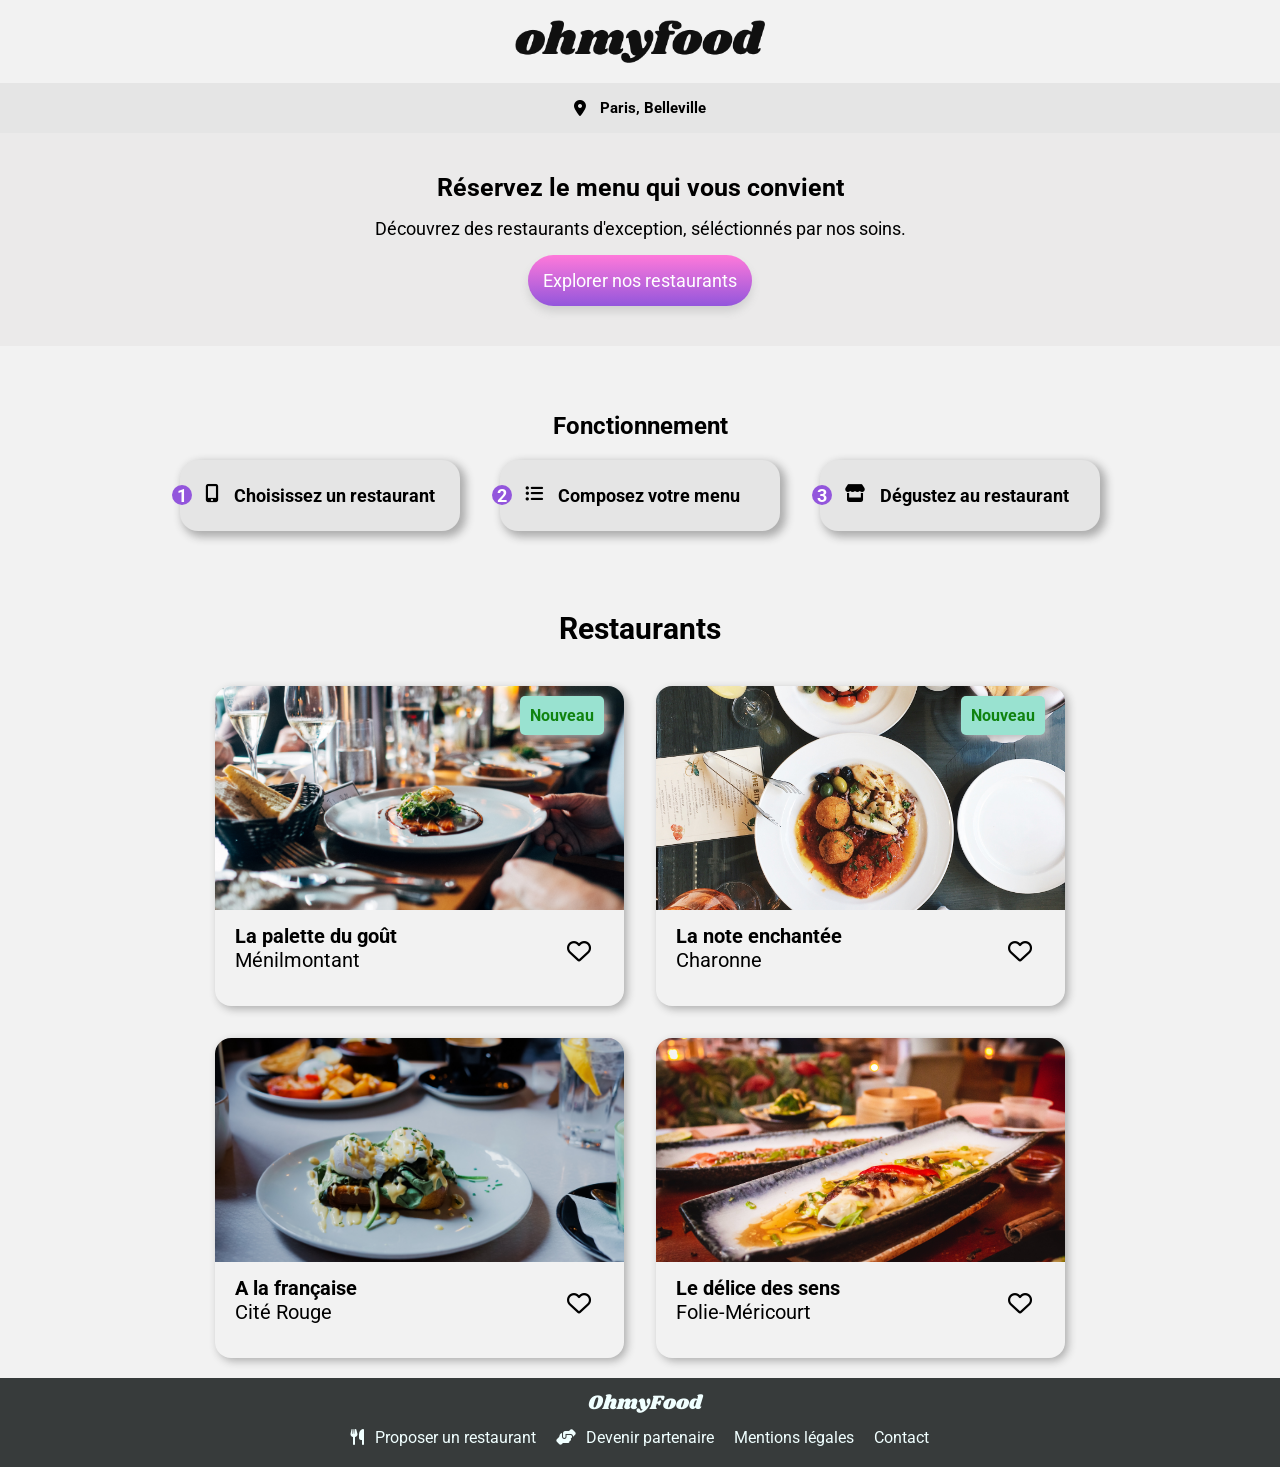
<file: index.html>
<!DOCTYPE html>
<html lang="fr">
  <head>
    <meta charset="UTF-8" />
    <meta http-equiv="X-UA-Compatible" content="IE=edge" />
    <meta name="viewport" content="width=device-width, initial-scale=1.0" />
    <link rel="stylesheet" href="public/css/style.css" />
    <link
      rel="stylesheet"
      href="https://cdnjs.cloudflare.com/ajax/libs/font-awesome/6.1.1/css/all.min.css"
      integrity="sha512-KfkfwYDsLkIlwQp6LFnl8zNdLGxu9YAA1QvwINks4PhcElQSvqcyVLLD9aMhXd13uQjoXtEKNosOWaZqXgel0g=="
      crossorigin="anonymous"
      referrerpolicy="no-referrer"
    />
    <link rel="apple-touch-icon" sizes="180x180" href="/public/images/favicon_io/apple-touch-icon.png" />
    <link rel="icon" type="image/png" sizes="32x32" href="/public/images/favicon_io/favicon-32x32.png" />
    <link rel="icon" type="image/png" sizes="16x16" href="/public/images/favicon_io/favicon-16x16.png" />
    <link rel="manifest" href="/site.webmanifest" />
    <title>OhmyFood!</title>
  </head>
  <body>
      <div class="loader">
        <div class="loaderIcon"></div>
      </div> 

    <header>
      <img src="./images/logo/ohmyfood.png" alt="logo"/>

      <div class="lieu">
        <i class="fa-solid fa-location-dot"></i>
        <p>Paris, Belleville</p>
      </div>
    </header>
    <main>
      <section id="etapes">
        <div class="reservation">
          <h1>Réservez le menu qui vous convient</h1>
          <p>
            Découvrez des restaurants d'exception, séléctionnés par nos soins.
          </p>
          <button class="button">Explorer nos restaurants</button>
        </div>

        <div class="fonctionnement">
          <h2 class="homeTitles">Fonctionnement</h2>
          <ul>
            <li>
              <i class="fa-solid fa-mobile-screen-button"></i> 
              <p>Choisissez un restaurant</p>
            </li>
            <li><i class="fa-solid fa-list-ul"></i>
              <p>Composez votre menu</p>
            </li>
            <li><i class="fa-solid fa-store"></i>
              <p>Dégustez au restaurant</p>
            </li>
          </ul>
        </div>
      </section>

      <section id="restaurants">
        <h2 class="homeTitles">Restaurants</h2>

        <nav>
          <a href="palette.html">
            <img
              src="/images/restaurants/jay-wennington.jpg"
              alt="La Palette du goût"
            />
            <span>Nouveau</span>
            <h2>La palette du goût</h2>
            <p>Ménilmontant</p>
            <i class="fa-regular fa-heart"></i>
          </a>
          <a href="enchante.html">
            <img
              src="/images/restaurants/stil.jpg"
              alt="La note enchantée"
            />
            <span>Nouveau</span>
            <h2>La note enchantée</h2>
            <p>Charonne</p>
            <i class="fa-regular fa-heart"></i>
          </a>
          <a href="francaise.html">
            <img
              src="/images/restaurants/toa-heftiba.jpg"
              alt="A la française"
            />
            <h2>A la française</h2>
            <p>Cité Rouge</p>
            <i class="fa-regular fa-heart"></i>
          </a>
          <a href="delice.html">
            <img
              src="/images/restaurants/louis-hansel-shotsoflouis.jpg"
              alt="Le delice des sens"
            />
            <h2>Le délice des sens</h2>
            <p>Folie-Méricourt</p>
            <i class="fa-regular fa-heart"></i>
          </a>
        </nav>
      </section>
    </main>

    <footer>
      <h2 class="omfFont">OhmyFood</h2>
      <ul>
        <li>
          <a href="#"
            ><i class="fa-solid fa-utensils footerIcons"></i>Proposer un restaurant</a
          >
        </li>
        <li>
          <a href="#"
            ><i class="fa-solid fa-handshake-angle footerIcons"></i>Devenir partenaire
          </a>
        </li>
        <li><a href="#">Mentions légales</a></li>
        <li><a href="mailto:ohmyfoodcontact@ohmyfood.com">Contact</a></li>
      </ul>
    </footer>
  </body>
</html>
</file>
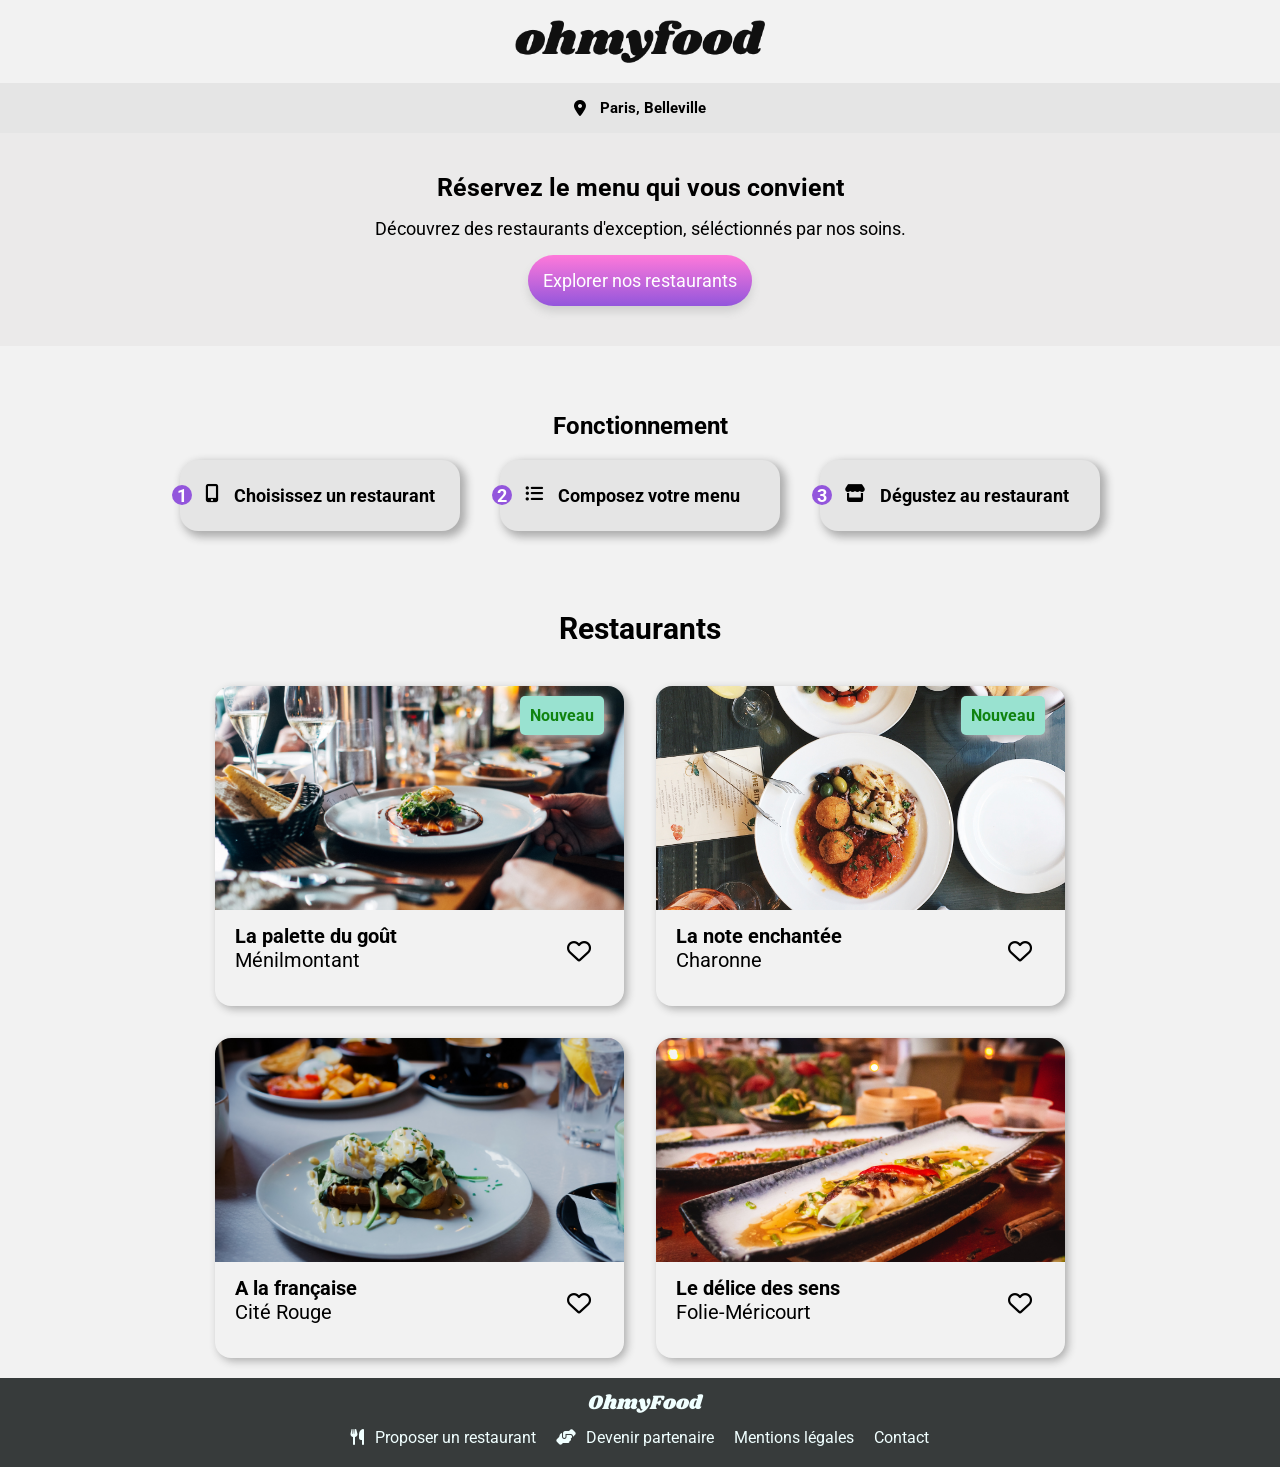
<file: html/index.html>
<!DOCTYPE html>
<html lang="fr">
  <head>
    <meta charset="UTF-8" />
    <meta http-equiv="X-UA-Compatible" content="IE=edge" />
    <meta name="viewport" content="width=device-width, initial-scale=1.0" />
    <link rel="stylesheet" href="../public/css/style.css" />
    <link
      rel="stylesheet"
      href="https://cdnjs.cloudflare.com/ajax/libs/font-awesome/6.1.1/css/all.min.css"
      integrity="sha512-KfkfwYDsLkIlwQp6LFnl8zNdLGxu9YAA1QvwINks4PhcElQSvqcyVLLD9aMhXd13uQjoXtEKNosOWaZqXgel0g=="
      crossorigin="anonymous"
      referrerpolicy="no-referrer"
    />
    <link rel="apple-touch-icon" sizes="180x180" href="/public/images/favicon_io/apple-touch-icon.png" />
    <link rel="icon" type="image/png" sizes="32x32" href="/public/images/favicon_io/favicon-32x32.png" />
    <link rel="icon" type="image/png" sizes="16x16" href="/public/images/favicon_io/favicon-16x16.png" />
    <link rel="manifest" href="/site.webmanifest" />
    <title>OhmyFood!</title>
  </head>
  <body>
      <div class="loader">
        <div class="loaderIcon"></div>
      </div> 

    <header>
      <img src="../images/logo/ohmyfood.png" alt="logo"/>

      <div class="lieu">
        <i class="fa-solid fa-location-dot"></i>
        <p>Paris, Belleville</p>
      </div>
    </header>
    <main>
      <section id="etapes">
        <div class="reservation">
          <h1>Réservez le menu qui vous convient</h1>
          <p>
            Découvrez des restaurants d'exception, séléctionnés par nos soins.
          </p>
          <button class="button">Explorer nos restaurants</button>
        </div>

        <div class="fonctionnement">
          <h2 class="homeTitles">Fonctionnement</h2>
          <ul>
            <li>
              <i class="fa-solid fa-mobile-screen-button"></i> 
              <p>Choisissez un restaurant</p>
            </li>
            <li><i class="fa-solid fa-list-ul"></i>
              <p>Composez votre menu</p>
            </li>
            <li><i class="fa-solid fa-store"></i>
              <p>Dégustez au restaurant</p>
            </li>
          </ul>
        </div>
      </section>

      <section id="restaurants">
        <h2 class="homeTitles">Restaurants</h2>

        <nav>
          <a href="palette.html">
            <img
              src="../images/restaurants/jay-wennington.jpg"
              alt="La Palette du goût"
            />
            <span>Nouveau</span>
            <h2>La palette du goût</h2>
            <p>Ménilmontant</p>
            <i class="fa-regular fa-heart"></i>
          </a>
          <a href="enchante.html">
            <img
              src="../images/restaurants/stil.jpg"
              alt="La note enchantée"
            />
            <span>Nouveau</span>
            <h2>La note enchantée</h2>
            <p>Charonne</p>
            <i class="fa-regular fa-heart"></i>
          </a>
          <a href="francaise.html">
            <img
              src="../images/restaurants/toa-heftiba.jpg"
              alt="A la française"
            />
            <h2>A la française</h2>
            <p>Cité Rouge</p>
            <i class="fa-regular fa-heart"></i>
          </a>
          <a href="delice.html">
            <img
              src="../images/restaurants/louis-hansel-shotsoflouis.jpg"
              alt="Le delice des sens"
            />
            <h2>Le délice des sens</h2>
            <p>Folie-Méricourt</p>
            <i class="fa-regular fa-heart"></i>
          </a>
        </nav>
      </section>
    </main>

    <footer>
      <h2 class="omfFont">OhmyFood</h2>
      <ul>
        <li>
          <a href="#"
            ><i class="fa-solid fa-utensils footerIcons"></i>Proposer un restaurant</a
          >
        </li>
        <li>
          <a href="#"
            ><i class="fa-solid fa-handshake-angle footerIcons"></i>Devenir partenaire
          </a>
        </li>
        <li><a href="#">Mentions légales</a></li>
        <li><a href="mailto:ohmyfoodcontact@ohmyfood.com">Contact</a></li>
      </ul>
    </footer>
  </body>
</html>
</file>
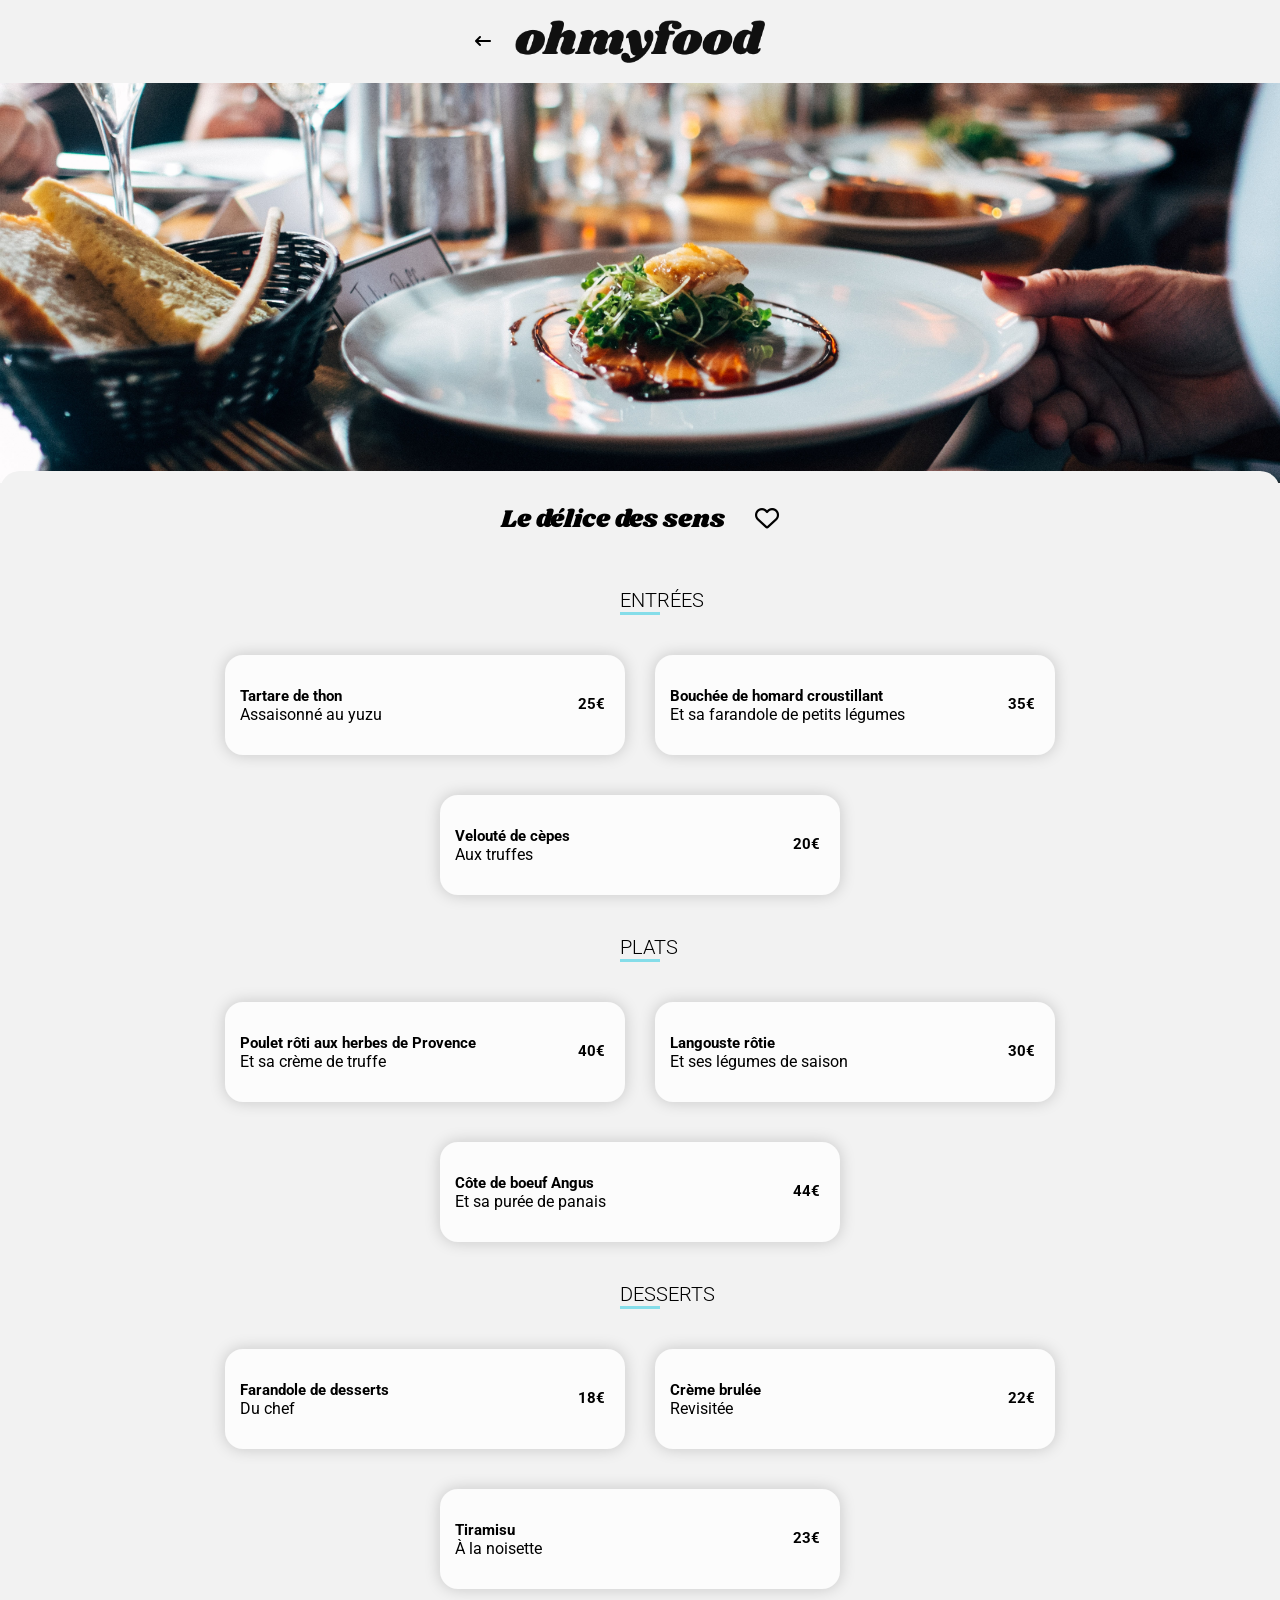
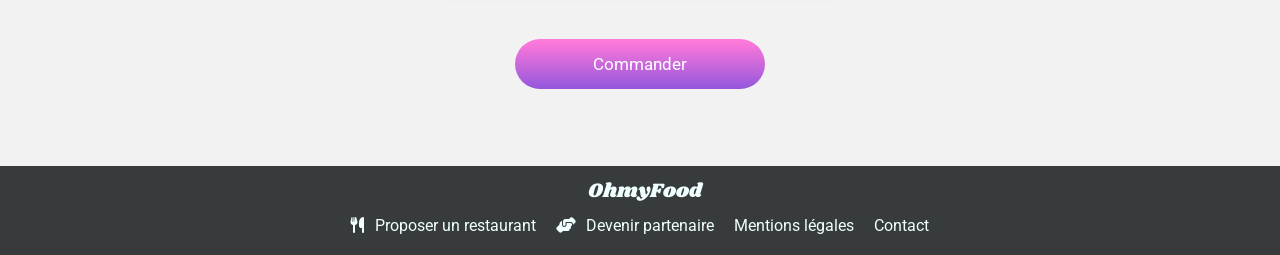
<file: delice.html>
<!DOCTYPE html>
<html lang="fr">
<head>
    <meta charset="UTF-8">
    <meta http-equiv="X-UA-Compatible" content="IE=edge">
    <meta name="viewport" content="width=device-width, initial-scale=1.0">
    <link rel="stylesheet" href="https://cdnjs.cloudflare.com/ajax/libs/font-awesome/6.1.1/css/all.min.css"
        integrity="sha512-KfkfwYDsLkIlwQp6LFnl8zNdLGxu9YAA1QvwINks4PhcElQSvqcyVLLD9aMhXd13uQjoXtEKNosOWaZqXgel0g=="
        crossorigin="anonymous" referrerpolicy="no-referrer" />
    <link rel="stylesheet" href="/public/css/style.css">
    <link rel="apple-touch-icon" sizes="180x180" href="/public/images/favicon_io/apple-touch-icon.png" />
    <link rel="icon" type="image/png" sizes="32x32" href="/images/favicon_io/favicon-32x32.png" />
    <link rel="icon" type="image/png" sizes="16x16" href="/images/favicon_io/favicon-16x16.png" />
    <link rel="manifest" href="/site.webmanifest" />
    <title>Le délice des sens</title>
</head>
<body>
    <header>
        <div class="headerRestaurants">
            <a href="index.html"><i class="fa-solid fa-arrow-left-long"></i></a>
                <img src="/images/logo/ohmyfood.png" alt="logo">
        </div>
    </header>

    <main>
        <img src="/images/restaurants/jay-wennington.jpg" alt="Jay Wennington">

        <div class="menu">
            <h1>Le délice des sens<i class="fa-regular fa-heart titleHeart"></i></h1>
            
             <h2 class="titreMenus">Entrées</h2>
            
                 <div class="menuList delay1">

                     <article class="menuDetail">
                         <div class="menuText">
                             <h3>Tartare de thon</h3>
                             <p>Assaisonné au yuzu</p>
                         </div>
                            <div class="price">25€</div>
                            <div class="check-box">
                                <i class="fas fa-check"></i>
                            </div>
                            
                     </article>

                     <article class="menuDetail">
                         <div class="menuText">
                             <h3>Bouchée de homard croustillant </h3>
                             <p>Et sa farandole de petits légumes</p>
                         
                         </div>
                            <div class="price">35€</div>
                            <div class="check-box">
                                <i class="fas fa-check"></i>
                            </div>
                     </article>

                     <article class="menuDetail">
                         <div class="menuText">
                             <h3>Velouté de cèpes </h3>
                             <p>Aux truffes</p>
                         </div>
                         <div class="price">20€</div>
                         <div class="check-box">
                            <i class="fas fa-check"></i>
                         </div>
                     </article>

                 </div>
        </div>
        
         <h2 class="titreMenus">Plats</h2>

            <div class="menuList delay2">

                     <article class="menuDetail">
                         <div class="menuText">
                             <h3>Poulet rôti aux herbes de Provence </h3>
                             <p>Et sa crème de truffe</p>
                         </div>
                            <div class="price">40€</div>
                            <div class="check-box">
                                <i class="fas fa-check"></i>
                            </div>
                     </article>

                     <article class="menuDetail">
                         <div class="menuText">
                             <h3>Langouste rôtie </h3>
                             <p>Et ses légumes de saison</p>
                         </div>
                            <div class="price">30€</div>
                            <div class="check-box">
                                <i class="fas fa-check"></i>
                            </div>
                     </article>

                     <article class="menuDetail">
                         <div class="menuText">
                             <h3>Côte de boeuf Angus </h3>
                             <p>Et sa purée de panais</p>
                         </div>
                         <div class="price">44€</div>
                         <div class="check-box">
                            <i class="fas fa-check"></i>
                         </div>
                     </article>
             </div>
    
         <h2 class="titreMenus">Desserts</h2>

         <div class="menuList delay3">

            <article class="menuDetail">
                <div class="menuText">
                    <h3>Farandole de desserts</h3>
                    <p>Du chef</p>
                </div>
                   <div class="price">18€</div>
                   <div class="check-box">
                    <i class="fas fa-check"></i>
                   </div>
            </article>

            <article class="menuDetail">
                <div class="menuText">
                    <h3>Crème brulée </h3>
                    <p>Revisitée</p>
                </div>
                   <div class="price">22€</div>
                   <div class="check-box">
                    <i class="fas fa-check"></i>
                   </div>
            </article>

            <article class="menuDetail">
                <div class="menuText">
                    <h3>Tiramisu </h3>
                    <p>À la noisette</p>
                </div>
                <div class="price">23€</div>
                <div class="check-box"><i class="fas fa-check"></i>
                </div>
            </article>
            
        </div>
        
        <div class="commandButton">
            <button class="command">Commander</button> 
        </div>
        
    </main>

    <footer>
        <h5 class="omfFont">OhmyFood</h5>
        <ul>
            <li><a href="#"><i class="fa-solid fa-utensils footerIcons"></i>Proposer un restaurant</a></li>
            <li><a href="#"><i class="fa-solid fa-handshake-angle footerIcons"></i>Devenir partenaire </a></li>
            <li><a href="#">Mentions légales</a></li>
            <li><a href="mailto:ohmyfoodcontact@ohmyfood.com"> Contact</a></li>
        </ul>
    </footer>  

</body>
</html>
</file>
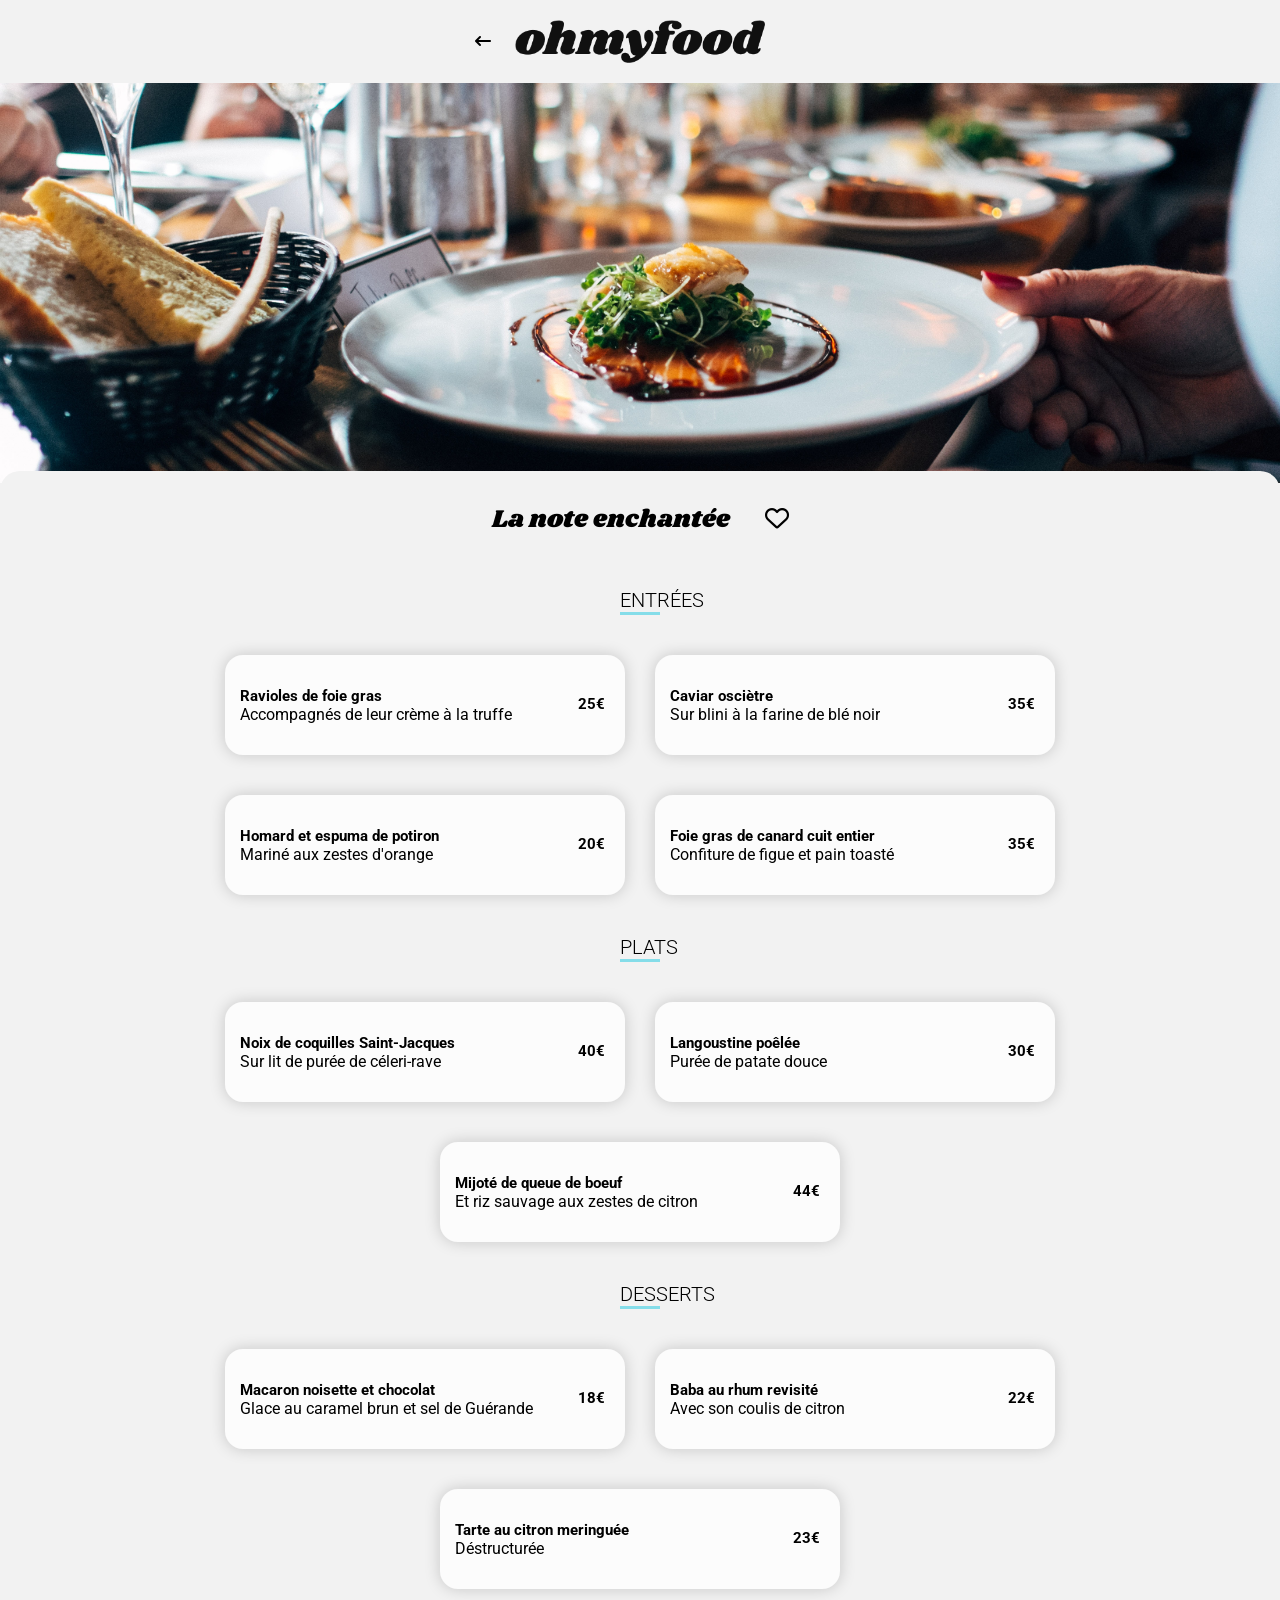
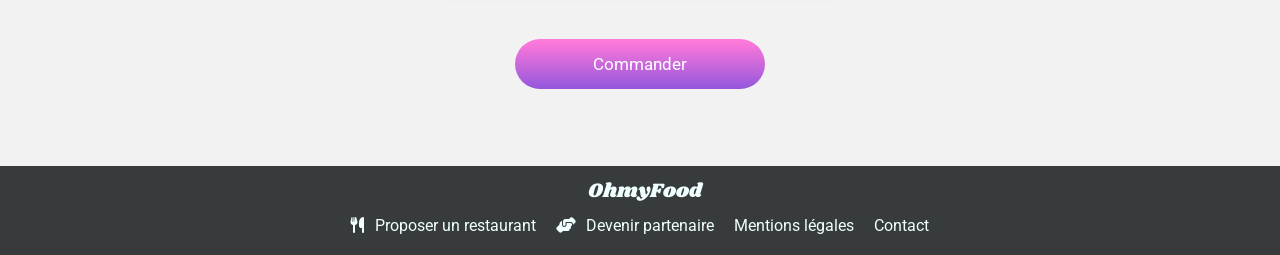
<file: enchante.html>
<!DOCTYPE html>
<html lang="fr">
<head>
    <meta charset="UTF-8">
    <meta http-equiv="X-UA-Compatible" content="IE=edge">
    <meta name="viewport" content="width=device-width, initial-scale=1.0">
    <link rel="stylesheet" href="https://cdnjs.cloudflare.com/ajax/libs/font-awesome/6.1.1/css/all.min.css"
        integrity="sha512-KfkfwYDsLkIlwQp6LFnl8zNdLGxu9YAA1QvwINks4PhcElQSvqcyVLLD9aMhXd13uQjoXtEKNosOWaZqXgel0g=="
        crossorigin="anonymous" referrerpolicy="no-referrer" />
    <link rel="stylesheet" href="/public/css/style.css">
    <link rel="apple-touch-icon" sizes="180x180" href="/images/favicon_io/apple-touch-icon.png" />
    <link rel="icon" type="image/png" sizes="32x32" href="/images/favicon_io/favicon-32x32.png" />
    <link rel="icon" type="image/png" sizes="16x16" href="/images/favicon_io/favicon-16x16.png" />
    <link rel="manifest" href="/site.webmanifest" />
    <title>La note enchantée</title>
</head>
<body>
    <header>
        <div class="headerRestaurants">
            <a href="index.html"><i class="fa-solid fa-arrow-left-long"></i></a>
                <img src="/images/logo/ohmyfood.png" alt="logo">
        </div>
    </header>

    <main>
        <img src="/images/restaurants/jay-wennington.jpg" alt="Jay Wennington">

        <div class="menu">
            <h1>La note enchantée <i class="fa-regular fa-heart titleHeart"></i></h1>
            
             <h2 class="titreMenus">Entrées</h2>
            
                 <div class="menuList delay1">

                     <article class="menuDetail">
                         <div class="menuText">
                             <h3>Ravioles de foie gras </h3>
                             <p>Accompagnés de leur crème à la truffe</p>
                         </div>
                            <div class="price">25€</div>
                            <div class="check-box">
                                <i class="fas fa-check"></i>
                            </div>
                            
                     </article>

                     <article class="menuDetail">
                         <div class="menuText">
                             <h3>Caviar osciètre</h3>
                             <p>Sur blini à la farine de blé noir</p>
                         
                         </div>
                            <div class="price">35€</div>
                            <div class="check-box">
                                <i class="fas fa-check"></i>
                            </div>
                     </article>

                     <article class="menuDetail">
                         <div class="menuText">
                             <h3>Homard et espuma de potiron</h3>
                             <p>Mariné aux zestes d'orange</p>
                         </div>
                         <div class="price">20€</div>
                         <div class="check-box">
                            <i class="fas fa-check"></i>
                         </div>
                     </article>

                     <article class="menuDetail">
                        <div class="menuText">
                            <h3>Foie gras de canard cuit entier</h3>
                            <p>Confiture de figue et pain toasté</p>
                        </div>
                        <div class="price">35€</div>
                        <div class="check-box">
                           <i class="fas fa-check"></i>
                        </div>
                    </article>

                 </div>
        </div>
        
         <h2 class="titreMenus">Plats</h2>
            <div class="menuList delay2">

                     <article class="menuDetail">
                         <div class="menuText">
                             <h3>Noix de coquilles Saint-Jacques</h3>
                             <p>Sur lit de purée de céleri-rave</p>
                         </div>
                            <div class="price">40€</div>
                            <div class="check-box">
                                <i class="fas fa-check"></i>
                            </div>
                     </article>

                     <article class="menuDetail">
                         <div class="menuText">
                             <h3>Langoustine poêlée</h3>
                             <p>Purée de patate douce</p>
                         </div>
                            <div class="price">30€</div>
                            <div class="check-box">
                                <i class="fas fa-check"></i>
                            </div>
                     </article>

                     <article class="menuDetail">
                         <div class="menuText">
                             <h3>Mijoté de queue de boeuf </h3>
                             <p>Et riz sauvage aux zestes de citron</p>
                         </div>
                         <div class="price">44€</div>
                         <div class="check-box">
                            <i class="fas fa-check"></i>
                         </div>
                     </article>
             </div>
    
         <h2 class="titreMenus">Desserts</h2>

         <div class="menuList delay3">

            <article class="menuDetail">
                <div class="menuText">
                    <h3>Macaron noisette et chocolat</h3>
                    <p>Glace au caramel brun et sel de Guérande</p>
                </div>
                   <div class="price">18€</div>
                   <div class="check-box">
                    <i class="fas fa-check"></i>
                   </div>
            </article>

            <article class="menuDetail">
                <div class="menuText">
                    <h3>Baba au rhum revisité </h3>
                    <p>Avec son coulis de citron</p>
                </div>
                   <div class="price">22€</div>
                   <div class="check-box">
                    <i class="fas fa-check"></i>
                   </div>
            </article>

            <article class="menuDetail">
                <div class="menuText">
                    <h3>Tarte au citron meringuée </h3>
                    <p>Déstructurée</p>
                </div>
                <div class="price">23€</div>
                <div class="check-box"><i class="fas fa-check"></i>
                </div>
            </article>
            
        </div>
        
        <div class="commandButton">
            <button class="command">Commander</button> 
        </div>
        
        
    </main>

    <footer>
        <h5 class="omfFont">OhmyFood</h5>
        <ul>
            <li><a href="#"><i class="fa-solid fa-utensils footerIcons"></i>Proposer un restaurant</a></li>
            <li><a href="#"><i class="fa-solid fa-handshake-angle footerIcons"></i>Devenir partenaire </a></li>
            <li><a href="#">Mentions légales</a></li>
            <li><a href="mailto:ohmyfoodcontact@ohmyfood.com"> Contact</a></li>
        </ul>
    </footer>  

</body>
</html>
</file>
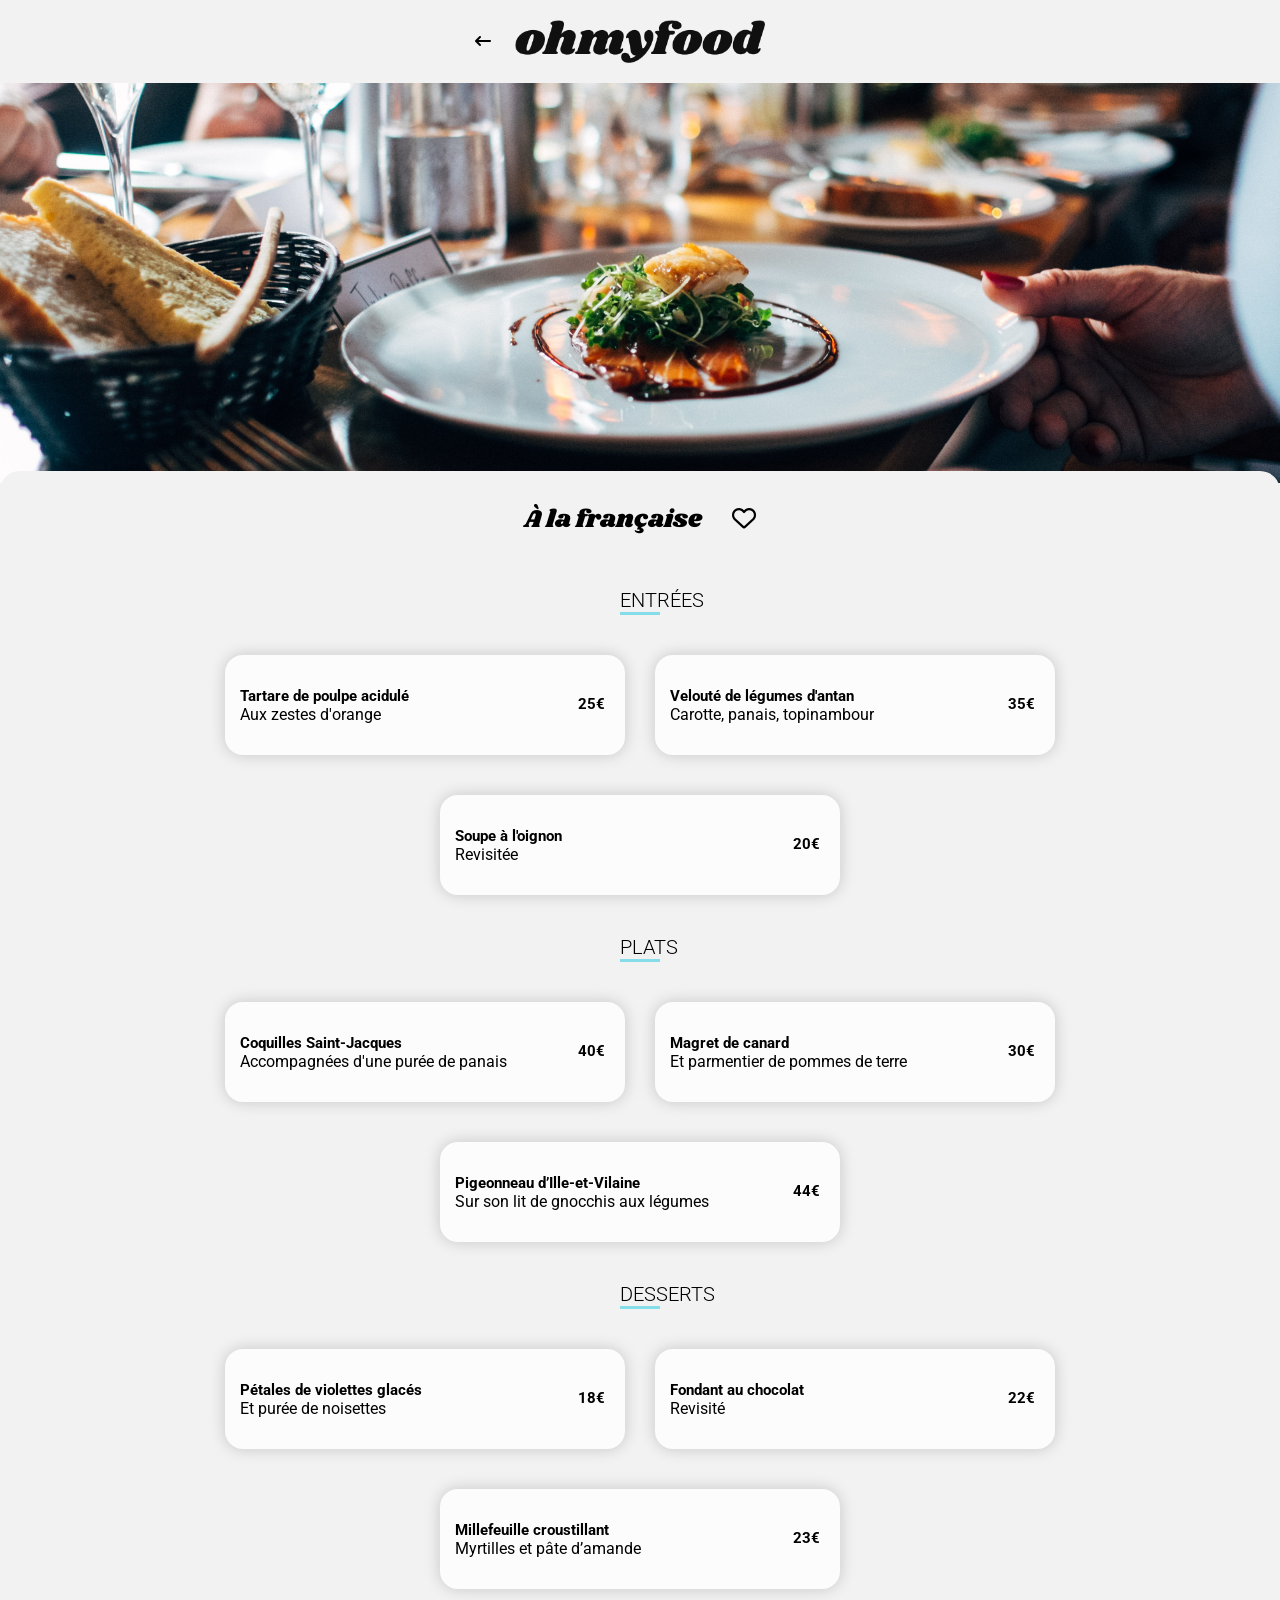
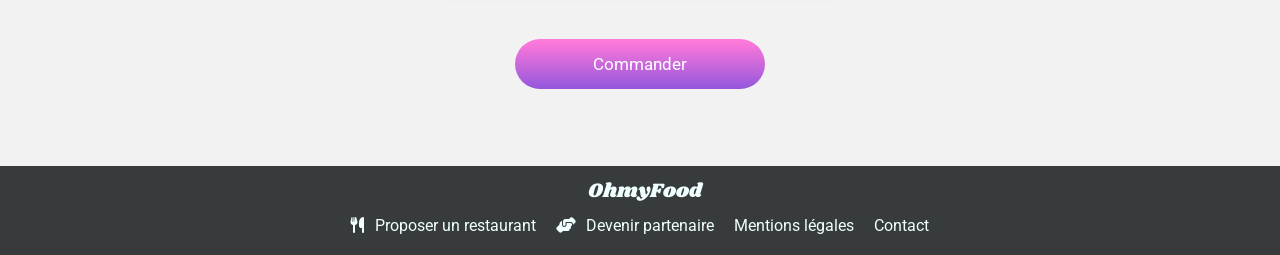
<file: francaise.html>
<!DOCTYPE html>
<html lang="fr">
<head>
    <meta charset="UTF-8">
    <meta http-equiv="X-UA-Compatible" content="IE=edge">
    <meta name="viewport" content="width=device-width, initial-scale=1.0">
    <link rel="stylesheet" href="https://cdnjs.cloudflare.com/ajax/libs/font-awesome/6.1.1/css/all.min.css"
        integrity="sha512-KfkfwYDsLkIlwQp6LFnl8zNdLGxu9YAA1QvwINks4PhcElQSvqcyVLLD9aMhXd13uQjoXtEKNosOWaZqXgel0g=="
        crossorigin="anonymous" referrerpolicy="no-referrer" />
    <link rel="stylesheet" href="/public/css/style.css">
    <link rel="apple-touch-icon" sizes="180x180" href="/images/favicon_io/apple-touch-icon.png" />
    <link rel="icon" type="image/png" sizes="32x32" href="/images/favicon_io/favicon-32x32.png" />
    <link rel="icon" type="image/png" sizes="16x16" href="/images/favicon_io/favicon-16x16.png" />
    <link rel="manifest" href="/site.webmanifest" />
    <title>À la française</title>
</head>
<body>
    <header>
        <div class="headerRestaurants">
            <a href="index.html"><i class="fa-solid fa-arrow-left-long"></i></a>
                <img src="/images/logo/ohmyfood.png" alt="logo">
        </div>
    </header>

    <main>
        <img src="/images/restaurants/jay-wennington.jpg" alt="Jay Wennington">

        <div class="menu">
            <h1>À la française<i class="fa-regular fa-heart titleHeart"></i></h1>
            
             <h2 class="titreMenus">Entrées</h2>
            
                 <div class="menuList delay1">

                     <article class="menuDetail">
                         <div class="menuText">
                             <h3>Tartare de poulpe acidulé</h3>
                             <p>Aux zestes d'orange</p>
                         </div>
                            <div class="price">25€</div>
                            <div class="check-box">
                                <i class="fas fa-check"></i>
                            </div>
                            
                     </article>

                     <article class="menuDetail">
                         <div class="menuText">
                             <h3>Velouté de légumes d'antan</h3>
                             <p>Carotte, panais, topinambour</p>
                         
                         </div>
                            <div class="price">35€</div>
                            <div class="check-box">
                                <i class="fas fa-check"></i>
                            </div>
                     </article>

                     <article class="menuDetail">
                         <div class="menuText">
                             <h3>Soupe à l'oignon</h3>
                             <p>Revisitée</p>
                         </div>
                         <div class="price">20€</div>
                         <div class="check-box">
                            <i class="fas fa-check"></i>
                         </div>
                     </article>

                    </div>
        </div>
        
         <h2 class="titreMenus">Plats</h2>

            <div class="menuList delay2">

                     <article class="menuDetail">
                         <div class="menuText">
                             <h3>Coquilles Saint-Jacques</h3>
                             <p>Accompagnées d'une purée de panais</p>
                         </div>
                            <div class="price">40€</div>
                            <div class="check-box">
                                <i class="fas fa-check"></i>
                            </div>
                     </article>

                     <article class="menuDetail">
                         <div class="menuText">
                             <h3>Magret de canard</h3>
                             <p>Et parmentier de pommes de terre</p>
                         </div>
                            <div class="price">30€</div>
                            <div class="check-box">
                                <i class="fas fa-check"></i>
                            </div>
                     </article>

                     <article class="menuDetail">
                         <div class="menuText">
                             <h3>Pigeonneau d’Ille-et-Vilaine</h3>
                             <p>Sur son lit de gnocchis aux légumes</p>
                         </div>
                         <div class="price">44€</div>
                         <div class="check-box">
                            <i class="fas fa-check"></i>
                         </div>
                     </article>
                    </div>
    
         <h2 class="titreMenus">Desserts</h2>

         <div class="menuList delay3">

            <article class="menuDetail">
                <div class="menuText">
                    <h3>Pétales de violettes glacés</h3>
                    <p>Et purée de noisettes</p>
                </div>
                   <div class="price">18€</div>
                   <div class="check-box">
                    <i class="fas fa-check"></i>
                   </div>
            </article>

            <article class="menuDetail">
                <div class="menuText">
                    <h3>Fondant au chocolat</h3>
                    <p>Revisité</p>
                </div>
                   <div class="price">22€</div>
                   <div class="check-box">
                    <i class="fas fa-check"></i>
                   </div>
            </article>

            <article class="menuDetail">
                <div class="menuText">
                    <h3>Millefeuille croustillant</h3>
                    <p>Myrtilles et pâte d’amande</p>
                </div>
                <div class="price">23€</div>
                <div class="check-box"><i class="fas fa-check"></i>
                </div>
            </article>
            
        </div>
        
        <div class="commandButton">
            <button class="command">Commander</button> 
        </div> 
        
        
    </main>

    <footer>
        <h5 class="omfFont">OhmyFood</h5>
        <ul>
            <li><a href="#"><i class="fa-solid fa-utensils footerIcons"></i>Proposer un restaurant</a></li>
            <li><a href="#"><i class="fa-solid fa-handshake-angle footerIcons"></i>Devenir partenaire </a></li>
            <li><a href="#">Mentions légales</a></li>
            <li><a href="mailto:ohmyfoodcontact@ohmyfood.com"> Contact</a></li>
        </ul>
    </footer>  

</body>
</html>
</file>
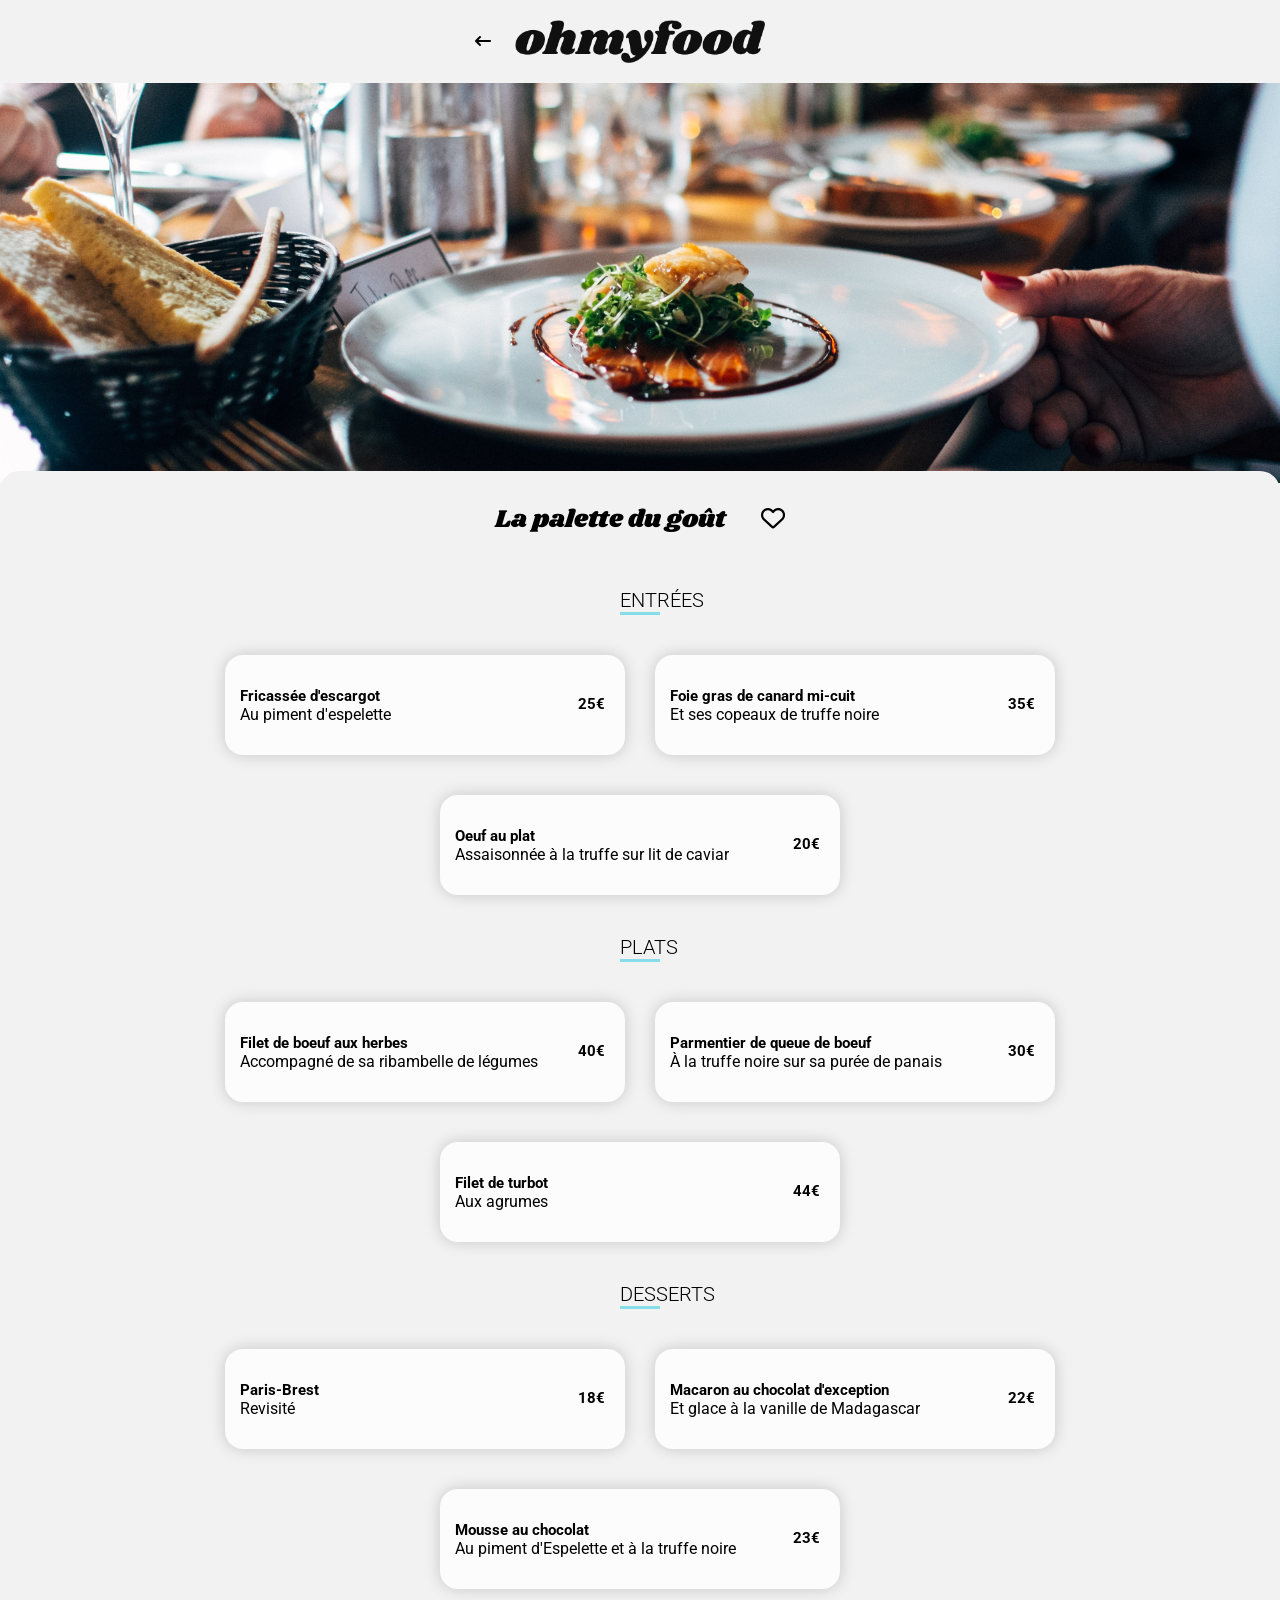
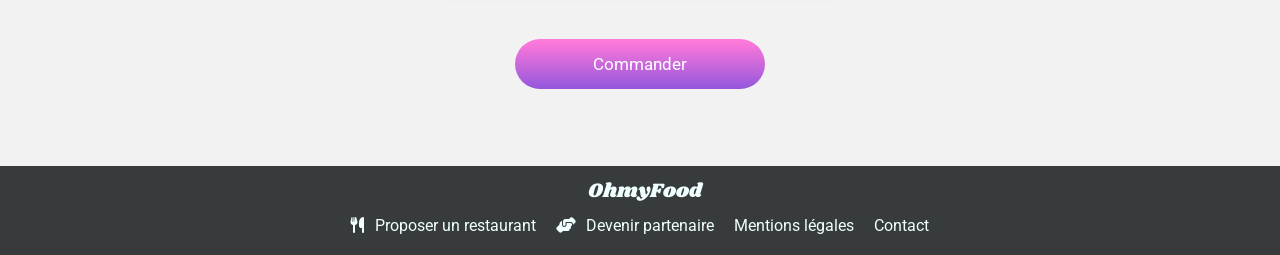
<file: palette.html>
<!DOCTYPE html>
<html lang="fr">
<head>
    <meta charset="UTF-8">
    <meta http-equiv="X-UA-Compatible" content="IE=edge">
    <meta name="viewport" content="width=device-width, initial-scale=1.0">
    <link rel="stylesheet" href="https://cdnjs.cloudflare.com/ajax/libs/font-awesome/6.1.1/css/all.min.css"
        integrity="sha512-KfkfwYDsLkIlwQp6LFnl8zNdLGxu9YAA1QvwINks4PhcElQSvqcyVLLD9aMhXd13uQjoXtEKNosOWaZqXgel0g=="
        crossorigin="anonymous" referrerpolicy="no-referrer" />
    <link rel="stylesheet" href="../public/css/style.css">
    <link rel="apple-touch-icon" sizes="180x180" href="/public/images/favicon_io/apple-touch-icon.png" />
    <link rel="icon" type="image/png" sizes="32x32" href="/public/images/favicon_io/favicon-32x32.png" />
    <link rel="icon" type="image/png" sizes="16x16" href="/public/images/favicon_io/favicon-16x16.png" />
    <link rel="manifest" href="/site.webmanifest" />
    <title>La palette du goût</title>
</head>
<body>
    <header>
        <div class="headerRestaurants">
            <a href="index.html"><i class="fa-solid fa-arrow-left-long"></i></a>
                <img src="../images/logo/ohmyfood.png" alt="logo">
        </div>
    </header>

    <main>
        <img src="../images/restaurants/jay-wennington.jpg" alt="Jay Wennington">

        <div class="menu">
            <h1>La palette du goût <i class="fa-regular fa-heart titleHeart"></i></h1>
            
             <h2 class="titreMenus">Entrées</h2>
            
                 <div class="menuList delay1">

                     <article class="menuDetail">
                         <div class="menuText">
                             <h3>Fricassée d'escargot</h3>
                             <p>Au piment d'espelette</p>
                         </div>
                            <div class="price">25€</div>
                            <div class="check-box">
                                <i class="fas fa-check"></i>
                            </div>
                            
                     </article>

                     <article class="menuDetail">
                         <div class="menuText">
                             <h3>Foie gras de canard mi-cuit</h3>
                             <p>Et ses copeaux de truffe noire</p>
                         
                         </div>
                            <div class="price">35€</div>
                            <div class="check-box">
                                <i class="fas fa-check"></i>
                            </div>
                     </article>

                     <article class="menuDetail">
                         <div class="menuText">
                             <h3>Oeuf au plat</h3>
                             <p>Assaisonnée à la truffe sur lit de caviar</p>
                         </div>
                         <div class="price">20€</div>
                         <div class="check-box">
                            <i class="fas fa-check"></i>
                         </div>
                     </article>

                    </div>
        </div>
        
         <h2 class="titreMenus">Plats</h2>

            <div class="menuList delay2">

                     <article class="menuDetail">
                         <div class="menuText">
                             <h3>Filet de boeuf aux herbes</h3>
                             <p>Accompagné de sa ribambelle de légumes</p>
                         </div>
                            <div class="price">40€</div>
                            <div class="check-box">
                                <i class="fas fa-check"></i>
                            </div>
                     </article>

                     <article class="menuDetail">
                         <div class="menuText">
                             <h3>Parmentier de queue de boeuf</h3>
                             <p>À la truffe noire sur sa purée de panais</p>
                         </div>
                            <div class="price">30€</div>
                            <div class="check-box">
                                <i class="fas fa-check"></i>
                            </div>
                     </article>

                     <article class="menuDetail">
                         <div class="menuText">
                             <h3>Filet de turbot</h3>
                             <p>Aux agrumes</p>
                         </div>
                         <div class="price">44€</div>
                         <div class="check-box">
                            <i class="fas fa-check"></i>
                         </div>
                     </article>
                    </div>
    
         <h2 class="titreMenus">Desserts</h2>

         <div class="menuList delay3">

            <article class="menuDetail">
                <div class="menuText">
                    <h3>Paris-Brest</h3>
                    <p>Revisité</p>
                </div>
                   <div class="price">18€</div>
                   <div class="check-box">
                    <i class="fas fa-check"></i>
                   </div>
            </article>

            <article class="menuDetail">
                <div class="menuText">
                    <h3>Macaron au chocolat d'exception</h3>
                    <p>Et glace à la vanille de Madagascar</p>
                </div>
                   <div class="price">22€</div>
                   <div class="check-box">
                    <i class="fas fa-check"></i>
                   </div>
            </article>

            <article class="menuDetail">
                <div class="menuText">
                    <h3>Mousse au chocolat</h3>
                    <p>Au piment d'Espelette et à la truffe noire</p>
                </div>
                <div class="price">23€</div>
                <div class="check-box"><i class="fas fa-check"></i>
                </div>
            </article>
            
        </div>
        
        <div class="commandButton">
            <button class="command">Commander</button> 
        </div>
        
        
    </main>

    <footer>
        <h5 class="omfFont">OhmyFood</h5>
        <ul>
            <li><a href="#"><i class="fa-solid fa-utensils footerIcons"></i>Proposer un restaurant</a></li>
            <li><a href="#"><i class="fa-solid fa-handshake-angle footerIcons"></i>Devenir partenaire </a></li>
            <li><a href="#">Mentions légales</a></li>
            <li><a href="mailto:ohmyfoodcontact@ohmyfood.com"> Contact</a></li>
        </ul>
    </footer>  

</body>
</html>
</file>
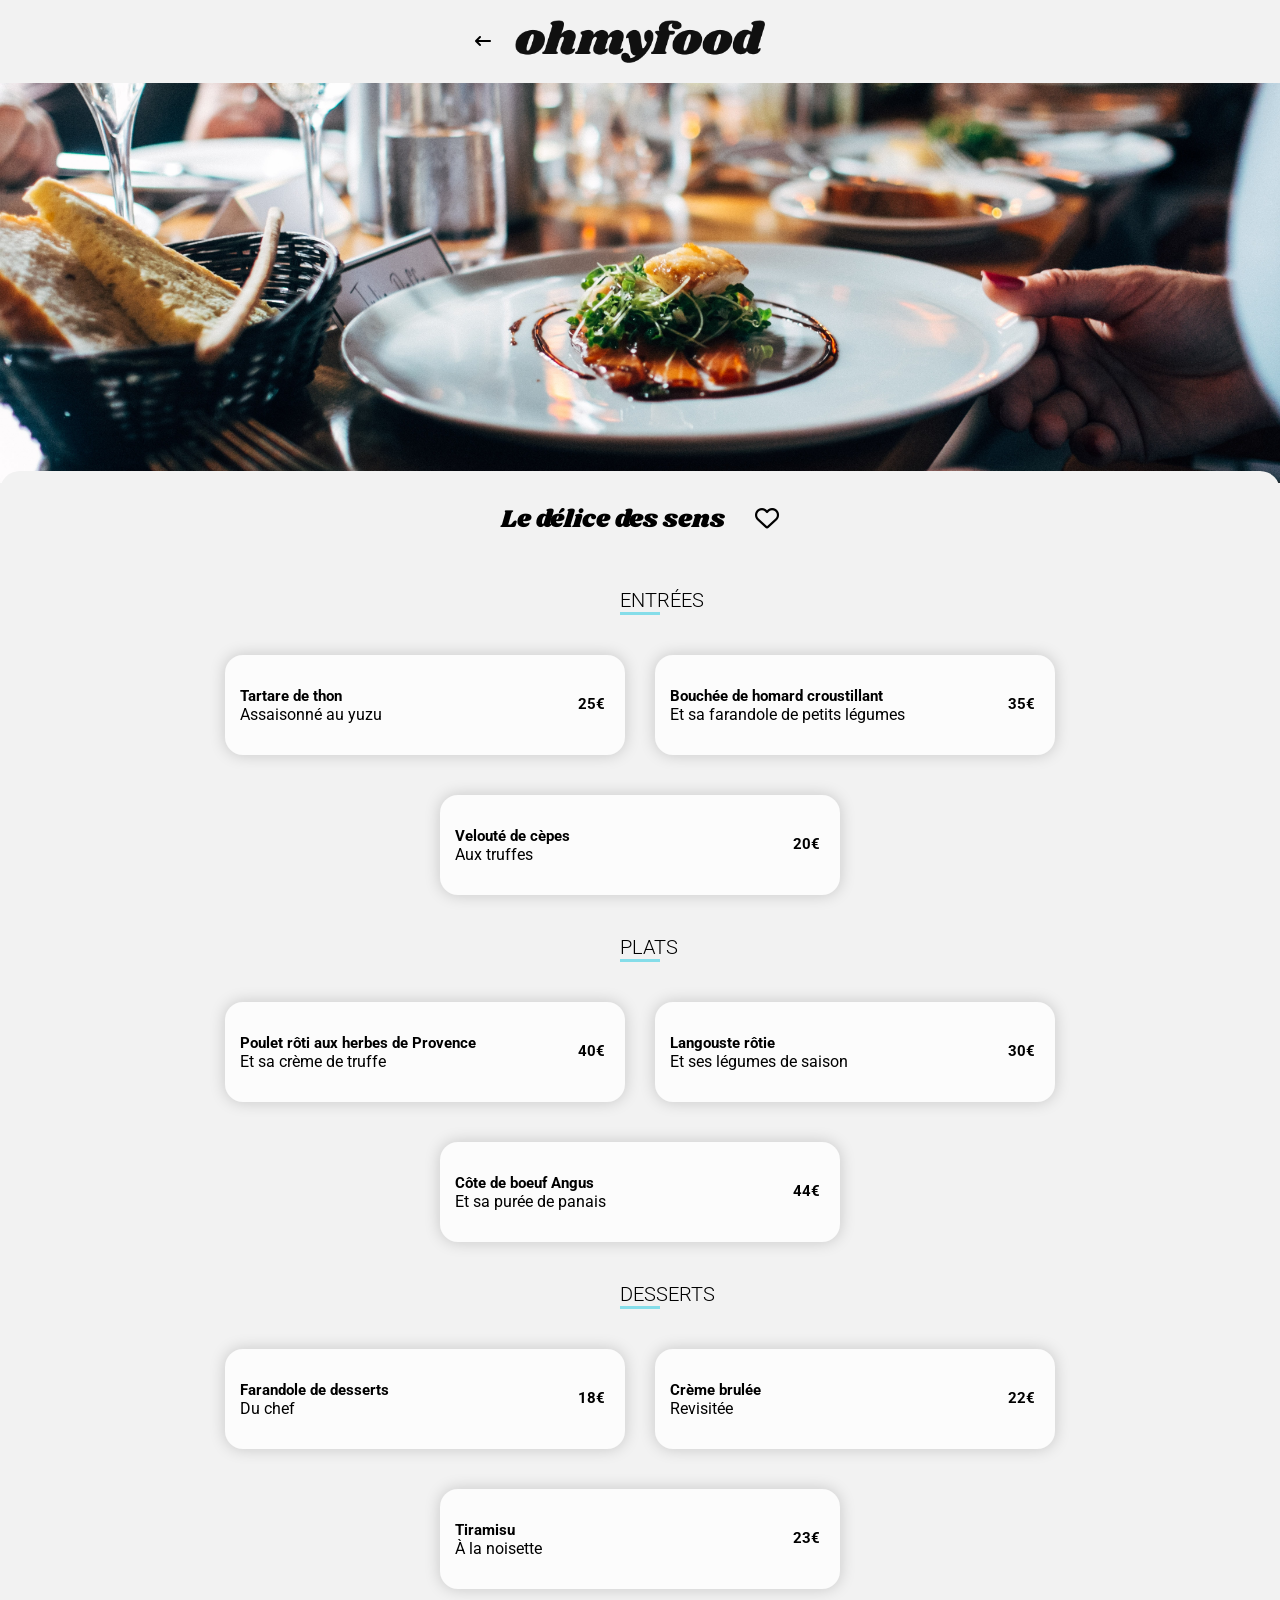
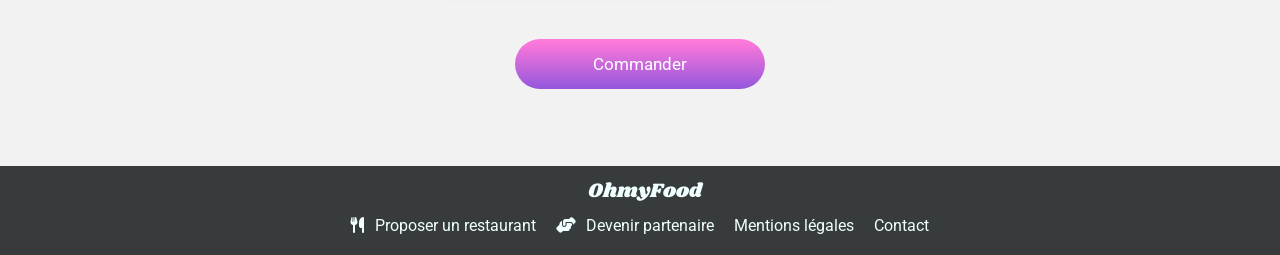
<file: html/delice.html>
<!DOCTYPE html>
<html lang="fr">
<head>
    <meta charset="UTF-8">
    <meta http-equiv="X-UA-Compatible" content="IE=edge">
    <meta name="viewport" content="width=device-width, initial-scale=1.0">
    <link rel="stylesheet" href="https://cdnjs.cloudflare.com/ajax/libs/font-awesome/6.1.1/css/all.min.css"
        integrity="sha512-KfkfwYDsLkIlwQp6LFnl8zNdLGxu9YAA1QvwINks4PhcElQSvqcyVLLD9aMhXd13uQjoXtEKNosOWaZqXgel0g=="
        crossorigin="anonymous" referrerpolicy="no-referrer" />
    <link rel="stylesheet" href="../public/css/style.css">
    <link rel="apple-touch-icon" sizes="180x180" href="/public/images/favicon_io/apple-touch-icon.png" />
    <link rel="icon" type="image/png" sizes="32x32" href="/public/images/favicon_io/favicon-32x32.png" />
    <link rel="icon" type="image/png" sizes="16x16" href="/public/images/favicon_io/favicon-16x16.png" />
    <link rel="manifest" href="/site.webmanifest" />
    <title>Le délice des sens</title>
</head>
<body>
    <header>
        <div class="headerRestaurants">
            <a href="index.html"><i class="fa-solid fa-arrow-left-long"></i></a>
                <img src="../images/logo/ohmyfood.png" alt="logo">
        </div>
    </header>

    <main>
        <img src="../images/restaurants/jay-wennington.jpg" alt="Jay Wennington">

        <div class="menu">
            <h1>Le délice des sens<i class="fa-regular fa-heart titleHeart"></i></h1>
            
             <h2 class="titreMenus">Entrées</h2>
            
                 <div class="menuList delay1">

                     <article class="menuDetail">
                         <div class="menuText">
                             <h3>Tartare de thon</h3>
                             <p>Assaisonné au yuzu</p>
                         </div>
                            <div class="price">25€</div>
                            <div class="check-box">
                                <i class="fas fa-check"></i>
                            </div>
                            
                     </article>

                     <article class="menuDetail">
                         <div class="menuText">
                             <h3>Bouchée de homard croustillant </h3>
                             <p>Et sa farandole de petits légumes</p>
                         
                         </div>
                            <div class="price">35€</div>
                            <div class="check-box">
                                <i class="fas fa-check"></i>
                            </div>
                     </article>

                     <article class="menuDetail">
                         <div class="menuText">
                             <h3>Velouté de cèpes </h3>
                             <p>Aux truffes</p>
                         </div>
                         <div class="price">20€</div>
                         <div class="check-box">
                            <i class="fas fa-check"></i>
                         </div>
                     </article>

                 </div>
        </div>
        
         <h2 class="titreMenus">Plats</h2>

            <div class="menuList delay2">

                     <article class="menuDetail">
                         <div class="menuText">
                             <h3>Poulet rôti aux herbes de Provence </h3>
                             <p>Et sa crème de truffe</p>
                         </div>
                            <div class="price">40€</div>
                            <div class="check-box">
                                <i class="fas fa-check"></i>
                            </div>
                     </article>

                     <article class="menuDetail">
                         <div class="menuText">
                             <h3>Langouste rôtie </h3>
                             <p>Et ses légumes de saison</p>
                         </div>
                            <div class="price">30€</div>
                            <div class="check-box">
                                <i class="fas fa-check"></i>
                            </div>
                     </article>

                     <article class="menuDetail">
                         <div class="menuText">
                             <h3>Côte de boeuf Angus </h3>
                             <p>Et sa purée de panais</p>
                         </div>
                         <div class="price">44€</div>
                         <div class="check-box">
                            <i class="fas fa-check"></i>
                         </div>
                     </article>
             </div>
    
         <h2 class="titreMenus">Desserts</h2>

         <div class="menuList delay3">

            <article class="menuDetail">
                <div class="menuText">
                    <h3>Farandole de desserts</h3>
                    <p>Du chef</p>
                </div>
                   <div class="price">18€</div>
                   <div class="check-box">
                    <i class="fas fa-check"></i>
                   </div>
            </article>

            <article class="menuDetail">
                <div class="menuText">
                    <h3>Crème brulée </h3>
                    <p>Revisitée</p>
                </div>
                   <div class="price">22€</div>
                   <div class="check-box">
                    <i class="fas fa-check"></i>
                   </div>
            </article>

            <article class="menuDetail">
                <div class="menuText">
                    <h3>Tiramisu </h3>
                    <p>À la noisette</p>
                </div>
                <div class="price">23€</div>
                <div class="check-box"><i class="fas fa-check"></i>
                </div>
            </article>
            
        </div>
        
        <div class="commandButton">
            <button class="command">Commander</button> 
        </div>
        
    </main>

    <footer>
        <h5 class="omfFont">OhmyFood</h5>
        <ul>
            <li><a href="#"><i class="fa-solid fa-utensils footerIcons"></i>Proposer un restaurant</a></li>
            <li><a href="#"><i class="fa-solid fa-handshake-angle footerIcons"></i>Devenir partenaire </a></li>
            <li><a href="#">Mentions légales</a></li>
            <li><a href="mailto:ohmyfoodcontact@ohmyfood.com"> Contact</a></li>
        </ul>
    </footer>  

</body>
</html>
</file>
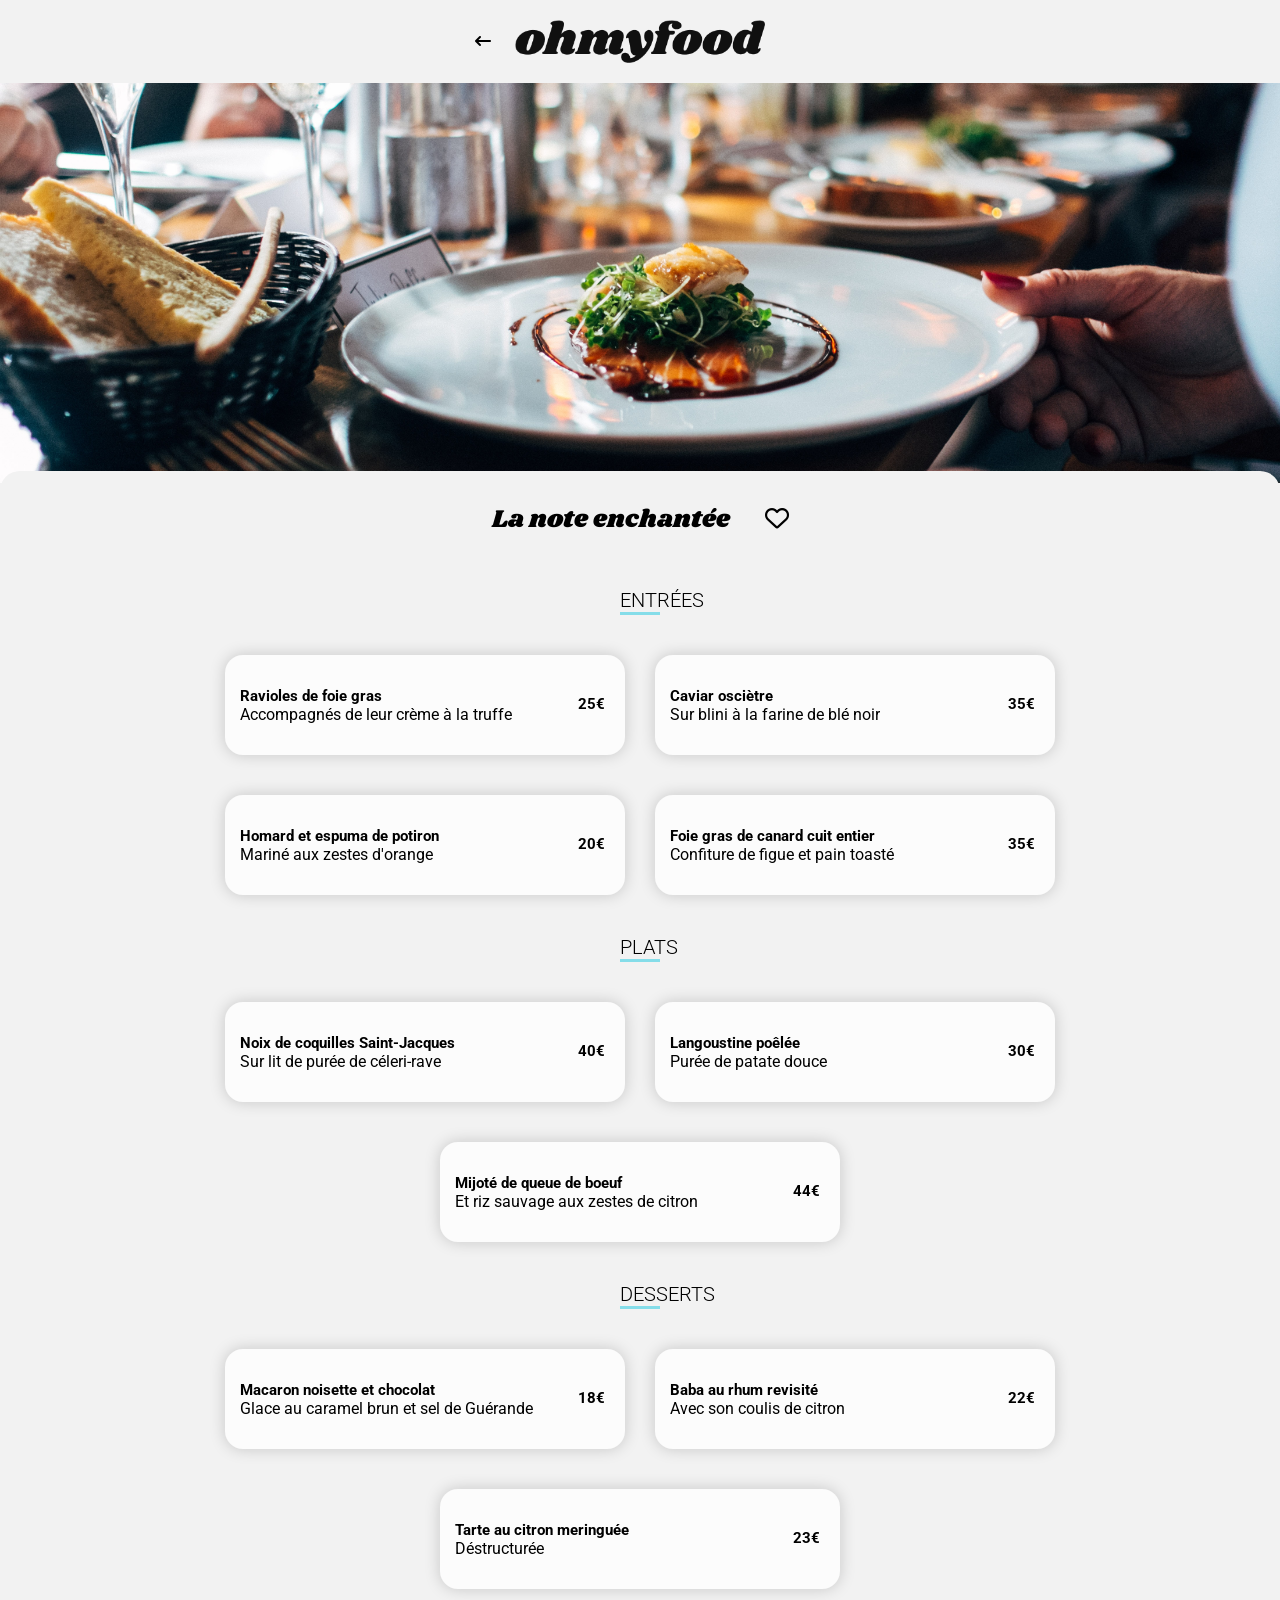
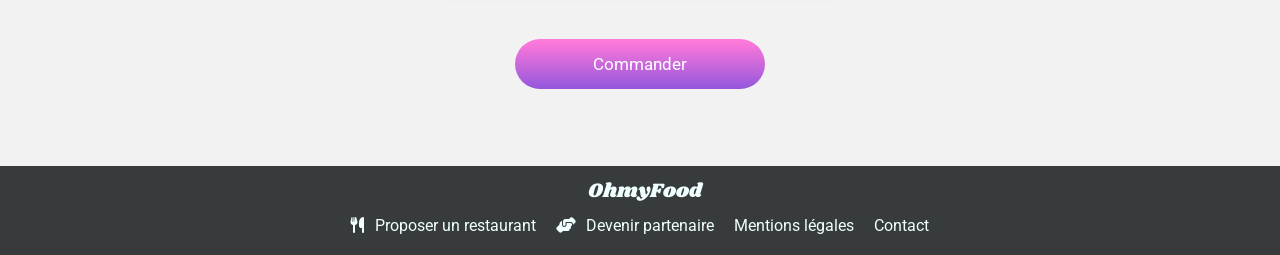
<file: html/enchante.html>
<!DOCTYPE html>
<html lang="fr">
<head>
    <meta charset="UTF-8">
    <meta http-equiv="X-UA-Compatible" content="IE=edge">
    <meta name="viewport" content="width=device-width, initial-scale=1.0">
    <link rel="stylesheet" href="https://cdnjs.cloudflare.com/ajax/libs/font-awesome/6.1.1/css/all.min.css"
        integrity="sha512-KfkfwYDsLkIlwQp6LFnl8zNdLGxu9YAA1QvwINks4PhcElQSvqcyVLLD9aMhXd13uQjoXtEKNosOWaZqXgel0g=="
        crossorigin="anonymous" referrerpolicy="no-referrer" />
    <link rel="stylesheet" href="../public/css/style.css">
    <link rel="apple-touch-icon" sizes="180x180" href="/public/images/favicon_io/apple-touch-icon.png" />
    <link rel="icon" type="image/png" sizes="32x32" href="/public/images/favicon_io/favicon-32x32.png" />
    <link rel="icon" type="image/png" sizes="16x16" href="/public/images/favicon_io/favicon-16x16.png" />
    <link rel="manifest" href="/site.webmanifest" />
    <title>La note enchantée</title>
</head>
<body>
    <header>
        <div class="headerRestaurants">
            <a href="index.html"><i class="fa-solid fa-arrow-left-long"></i></a>
                <img src="../images/logo/ohmyfood.png" alt="logo">
        </div>
    </header>

    <main>
        <img src="../images/restaurants/jay-wennington.jpg" alt="Jay Wennington">

        <div class="menu">
            <h1>La note enchantée <i class="fa-regular fa-heart titleHeart"></i></h1>
            
             <h2 class="titreMenus">Entrées</h2>
            
                 <div class="menuList delay1">

                     <article class="menuDetail">
                         <div class="menuText">
                             <h3>Ravioles de foie gras </h3>
                             <p>Accompagnés de leur crème à la truffe</p>
                         </div>
                            <div class="price">25€</div>
                            <div class="check-box">
                                <i class="fas fa-check"></i>
                            </div>
                            
                     </article>

                     <article class="menuDetail">
                         <div class="menuText">
                             <h3>Caviar osciètre</h3>
                             <p>Sur blini à la farine de blé noir</p>
                         
                         </div>
                            <div class="price">35€</div>
                            <div class="check-box">
                                <i class="fas fa-check"></i>
                            </div>
                     </article>

                     <article class="menuDetail">
                         <div class="menuText">
                             <h3>Homard et espuma de potiron</h3>
                             <p>Mariné aux zestes d'orange</p>
                         </div>
                         <div class="price">20€</div>
                         <div class="check-box">
                            <i class="fas fa-check"></i>
                         </div>
                     </article>

                     <article class="menuDetail">
                        <div class="menuText">
                            <h3>Foie gras de canard cuit entier</h3>
                            <p>Confiture de figue et pain toasté</p>
                        </div>
                        <div class="price">35€</div>
                        <div class="check-box">
                           <i class="fas fa-check"></i>
                        </div>
                    </article>

                 </div>
        </div>
        
         <h2 class="titreMenus">Plats</h2>
            <div class="menuList delay2">

                     <article class="menuDetail">
                         <div class="menuText">
                             <h3>Noix de coquilles Saint-Jacques</h3>
                             <p>Sur lit de purée de céleri-rave</p>
                         </div>
                            <div class="price">40€</div>
                            <div class="check-box">
                                <i class="fas fa-check"></i>
                            </div>
                     </article>

                     <article class="menuDetail">
                         <div class="menuText">
                             <h3>Langoustine poêlée</h3>
                             <p>Purée de patate douce</p>
                         </div>
                            <div class="price">30€</div>
                            <div class="check-box">
                                <i class="fas fa-check"></i>
                            </div>
                     </article>

                     <article class="menuDetail">
                         <div class="menuText">
                             <h3>Mijoté de queue de boeuf </h3>
                             <p>Et riz sauvage aux zestes de citron</p>
                         </div>
                         <div class="price">44€</div>
                         <div class="check-box">
                            <i class="fas fa-check"></i>
                         </div>
                     </article>
             </div>
    
         <h2 class="titreMenus">Desserts</h2>

         <div class="menuList delay3">

            <article class="menuDetail">
                <div class="menuText">
                    <h3>Macaron noisette et chocolat</h3>
                    <p>Glace au caramel brun et sel de Guérande</p>
                </div>
                   <div class="price">18€</div>
                   <div class="check-box">
                    <i class="fas fa-check"></i>
                   </div>
            </article>

            <article class="menuDetail">
                <div class="menuText">
                    <h3>Baba au rhum revisité </h3>
                    <p>Avec son coulis de citron</p>
                </div>
                   <div class="price">22€</div>
                   <div class="check-box">
                    <i class="fas fa-check"></i>
                   </div>
            </article>

            <article class="menuDetail">
                <div class="menuText">
                    <h3>Tarte au citron meringuée </h3>
                    <p>Déstructurée</p>
                </div>
                <div class="price">23€</div>
                <div class="check-box"><i class="fas fa-check"></i>
                </div>
            </article>
            
        </div>
        
        <div class="commandButton">
            <button class="command">Commander</button> 
        </div>
        
        
    </main>

    <footer>
        <h5 class="omfFont">OhmyFood</h5>
        <ul>
            <li><a href="#"><i class="fa-solid fa-utensils footerIcons"></i>Proposer un restaurant</a></li>
            <li><a href="#"><i class="fa-solid fa-handshake-angle footerIcons"></i>Devenir partenaire </a></li>
            <li><a href="#">Mentions légales</a></li>
            <li><a href="mailto:ohmyfoodcontact@ohmyfood.com"> Contact</a></li>
        </ul>
    </footer>  

</body>
</html>
</file>
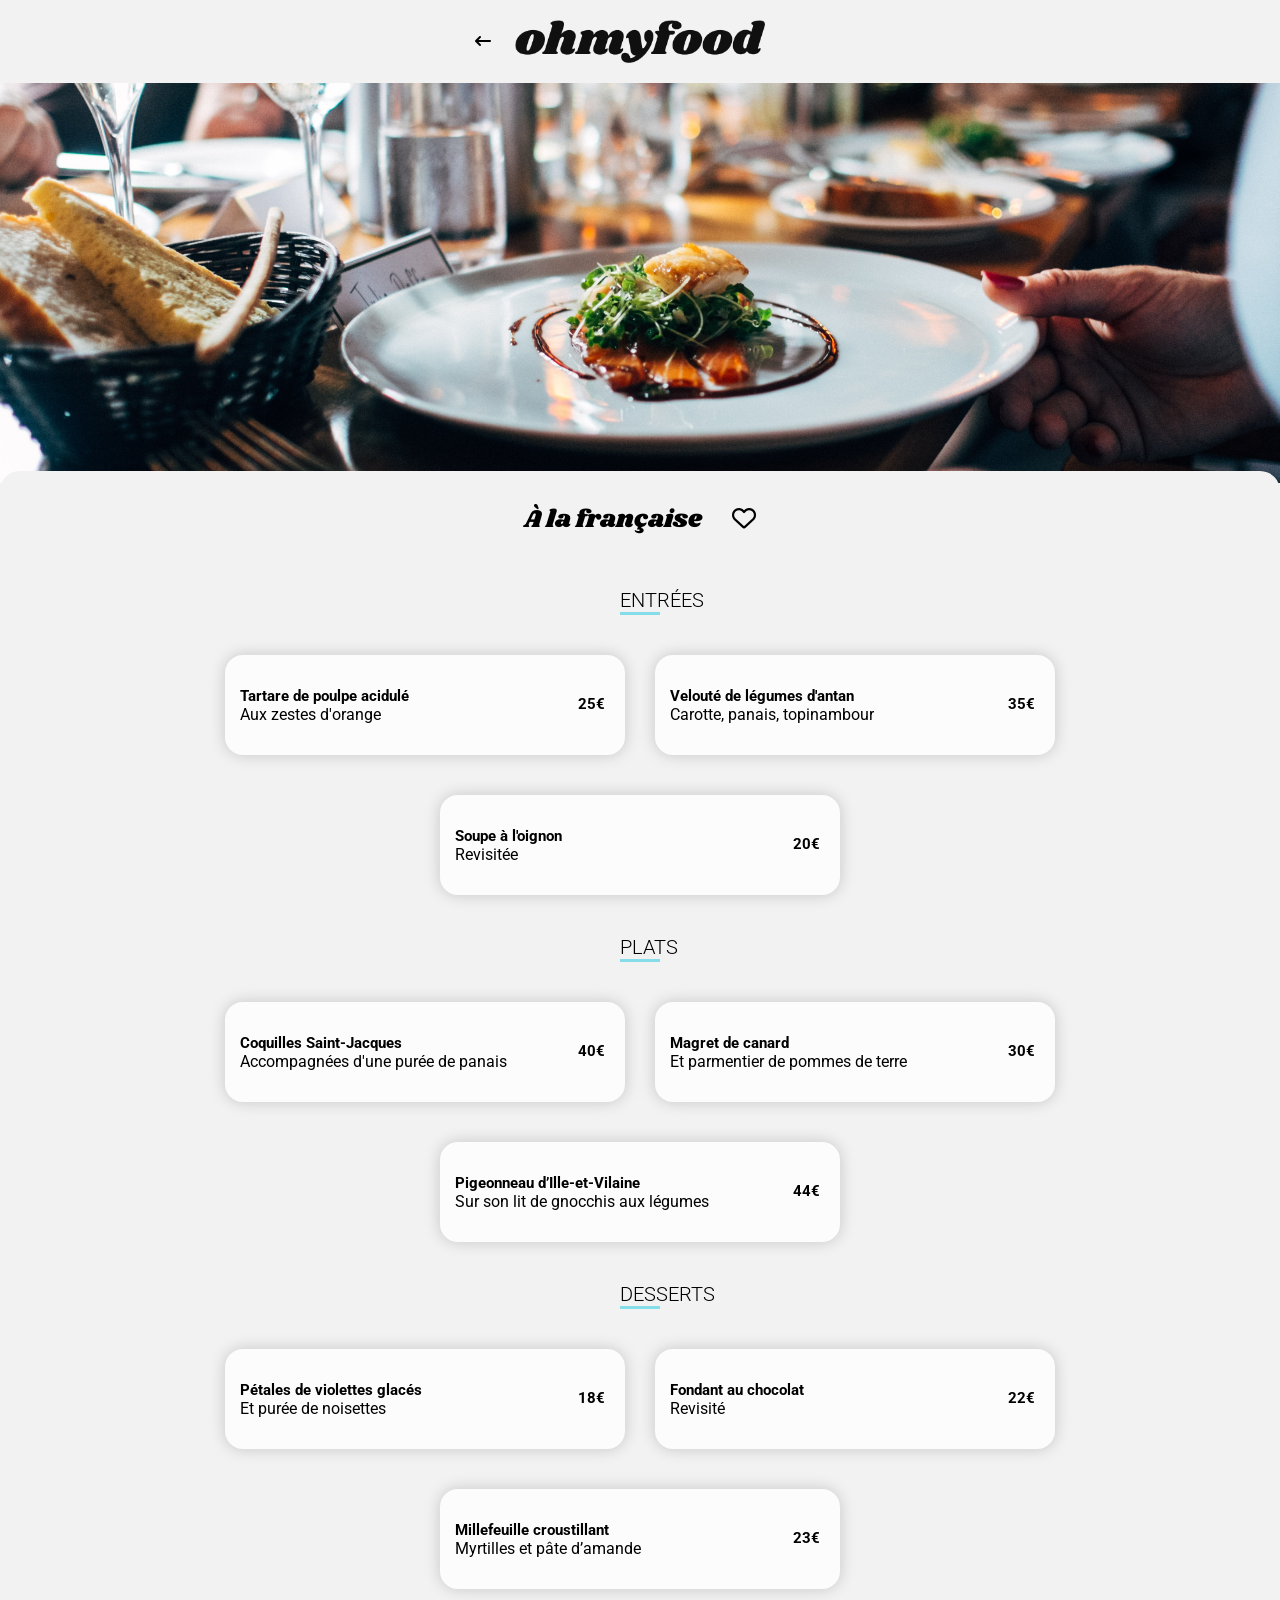
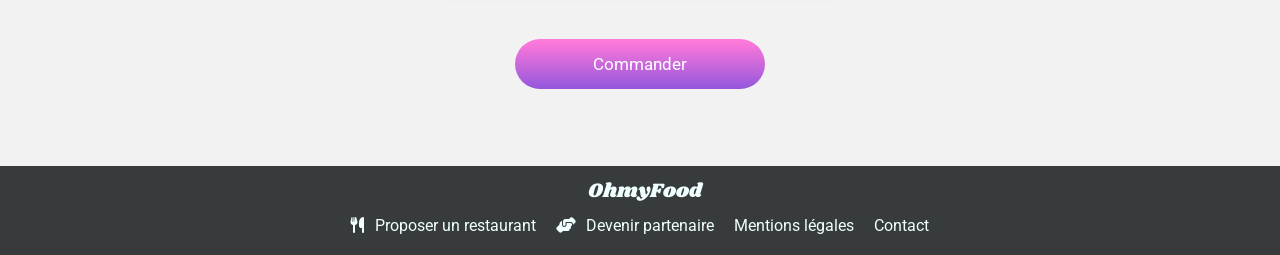
<file: html/francaise.html>
<!DOCTYPE html>
<html lang="fr">
<head>
    <meta charset="UTF-8">
    <meta http-equiv="X-UA-Compatible" content="IE=edge">
    <meta name="viewport" content="width=device-width, initial-scale=1.0">
    <link rel="stylesheet" href="https://cdnjs.cloudflare.com/ajax/libs/font-awesome/6.1.1/css/all.min.css"
        integrity="sha512-KfkfwYDsLkIlwQp6LFnl8zNdLGxu9YAA1QvwINks4PhcElQSvqcyVLLD9aMhXd13uQjoXtEKNosOWaZqXgel0g=="
        crossorigin="anonymous" referrerpolicy="no-referrer" />
    <link rel="stylesheet" href="../public/css/style.css">
    <link rel="apple-touch-icon" sizes="180x180" href="/public/images/favicon_io/apple-touch-icon.png" />
    <link rel="icon" type="image/png" sizes="32x32" href="/public/images/favicon_io/favicon-32x32.png" />
    <link rel="icon" type="image/png" sizes="16x16" href="/public/images/favicon_io/favicon-16x16.png" />
    <link rel="manifest" href="/site.webmanifest" />
    <title>À la française</title>
</head>
<body>
    <header>
        <div class="headerRestaurants">
            <a href="index.html"><i class="fa-solid fa-arrow-left-long"></i></a>
                <img src="../images/logo/ohmyfood.png" alt="logo">
        </div>
    </header>

    <main>
        <img src="../images/restaurants/jay-wennington.jpg" alt="Jay Wennington">

        <div class="menu">
            <h1>À la française<i class="fa-regular fa-heart titleHeart"></i></h1>
            
             <h2 class="titreMenus">Entrées</h2>
            
                 <div class="menuList delay1">

                     <article class="menuDetail">
                         <div class="menuText">
                             <h3>Tartare de poulpe acidulé</h3>
                             <p>Aux zestes d'orange</p>
                         </div>
                            <div class="price">25€</div>
                            <div class="check-box">
                                <i class="fas fa-check"></i>
                            </div>
                            
                     </article>

                     <article class="menuDetail">
                         <div class="menuText">
                             <h3>Velouté de légumes d'antan</h3>
                             <p>Carotte, panais, topinambour</p>
                         
                         </div>
                            <div class="price">35€</div>
                            <div class="check-box">
                                <i class="fas fa-check"></i>
                            </div>
                     </article>

                     <article class="menuDetail">
                         <div class="menuText">
                             <h3>Soupe à l'oignon</h3>
                             <p>Revisitée</p>
                         </div>
                         <div class="price">20€</div>
                         <div class="check-box">
                            <i class="fas fa-check"></i>
                         </div>
                     </article>

                    </div>
        </div>
        
         <h2 class="titreMenus">Plats</h2>

            <div class="menuList delay2">

                     <article class="menuDetail">
                         <div class="menuText">
                             <h3>Coquilles Saint-Jacques</h3>
                             <p>Accompagnées d'une purée de panais</p>
                         </div>
                            <div class="price">40€</div>
                            <div class="check-box">
                                <i class="fas fa-check"></i>
                            </div>
                     </article>

                     <article class="menuDetail">
                         <div class="menuText">
                             <h3>Magret de canard</h3>
                             <p>Et parmentier de pommes de terre</p>
                         </div>
                            <div class="price">30€</div>
                            <div class="check-box">
                                <i class="fas fa-check"></i>
                            </div>
                     </article>

                     <article class="menuDetail">
                         <div class="menuText">
                             <h3>Pigeonneau d’Ille-et-Vilaine</h3>
                             <p>Sur son lit de gnocchis aux légumes</p>
                         </div>
                         <div class="price">44€</div>
                         <div class="check-box">
                            <i class="fas fa-check"></i>
                         </div>
                     </article>
                    </div>
    
         <h2 class="titreMenus">Desserts</h2>

         <div class="menuList delay3">

            <article class="menuDetail">
                <div class="menuText">
                    <h3>Pétales de violettes glacés</h3>
                    <p>Et purée de noisettes</p>
                </div>
                   <div class="price">18€</div>
                   <div class="check-box">
                    <i class="fas fa-check"></i>
                   </div>
            </article>

            <article class="menuDetail">
                <div class="menuText">
                    <h3>Fondant au chocolat</h3>
                    <p>Revisité</p>
                </div>
                   <div class="price">22€</div>
                   <div class="check-box">
                    <i class="fas fa-check"></i>
                   </div>
            </article>

            <article class="menuDetail">
                <div class="menuText">
                    <h3>Millefeuille croustillant</h3>
                    <p>Myrtilles et pâte d’amande</p>
                </div>
                <div class="price">23€</div>
                <div class="check-box"><i class="fas fa-check"></i>
                </div>
            </article>
            
        </div>
        
        <div class="commandButton">
            <button class="command">Commander</button> 
        </div> 
        
        
    </main>

    <footer>
        <h5 class="omfFont">OhmyFood</h5>
        <ul>
            <li><a href="#"><i class="fa-solid fa-utensils footerIcons"></i>Proposer un restaurant</a></li>
            <li><a href="#"><i class="fa-solid fa-handshake-angle footerIcons"></i>Devenir partenaire </a></li>
            <li><a href="#">Mentions légales</a></li>
            <li><a href="mailto:ohmyfoodcontact@ohmyfood.com"> Contact</a></li>
        </ul>
    </footer>  

</body>
</html>
</file>
<file: public/css/style.css>
@import url("https://fonts.googleapis.com/css2?family=Shrikhand&display=swap");
@import url("https://fonts.googleapis.com/css2?family=Roboto:wght@100;300;400;500;700&display=swap");
* {
  box-sizing: border-box;
  margin: 0;
  padding: 0;
  font-family: "Roboto", sans-serif;
  list-style-type: none;
  text-decoration: none;
  color: inherit;
}

body {
  background-color: #f2f2f2;
  margin: 0;
}

.loader {
  background-color: white;
  position: fixed;
  height: 100vh;
  inset: 0;
  z-index: 1;
  opacity: 0.8;
  animation: dissapear 2s forwards;
}

.loaderIcon {
  border: 10px solid #99E2D0;
  border-top: 10px solid #FF79DA;
  border-bottom: 10px solid #9356DC;
  border-radius: 50%;
  width: 100px;
  height: 100px;
  margin: auto;
  position: absolute;
  top: 0;
  left: 0;
  right: 0;
  bottom: 0;
  animation: loader-spin 2s linear;
}

@keyframes loader-spin {
  0% {
    transform: rotate(0deg);
  }
  100% {
    transform: rotate(360deg);
  }
}
@keyframes dissapear {
  0% {
    transform: scale(1);
  }
  100% {
    visibility: hidden;
  }
}
@keyframes menufade {
  0% {
    opacity: 0;
  }
  100% {
    opacity: 1;
  }
}
@keyframes heart-bg {
  0% {
    background: -webkit-linear-gradient(13deg, rgba(255, 121, 217, 0) 0%, rgba(187, 98, 219, 0) 66%);
    color: transparent;
    -webkit-background-clip: text;
    -webkit-text-fill-color: transparent;
  }
  50% {
    background: -webkit-linear-gradient(13deg, rgba(255, 121, 217, 0.582) 0%, rgba(186, 98, 219, 0.582) 66%);
    color: transparent;
    -webkit-background-clip: text;
    -webkit-text-fill-color: transparent;
  }
  100% {
    background: -webkit-linear-gradient(13deg, rgb(255, 121, 218) 0%, rgb(186, 98, 219) 66%);
    font-weight: 900;
    color: transparent;
    -webkit-background-clip: text;
    -webkit-text-fill-color: transparent;
  }
}
@keyframes iconeSpin {
  0% {
    transform: rotate(-270deg);
  }
  100% {
    transform: rotate(0);
  }
}
.button {
  background-image: linear-gradient(to bottom, #ff79da, #9356dc);
  border-radius: 40px;
  border: none;
  box-shadow: 0px 6px 8px #d1d1d1;
  color: #ffffff;
  font-size: 15px;
  padding: 15px;
}

.button:hover {
  background: #9356dc;
  background-image: -webkit-linear-gradient(top, #9356dc, #ff79da);
  background-image: -moz-linear-gradient(top, #9356dc, #ff79da);
  background-image: -ms-linear-gradient(top, #9356dc, #ff79da);
  background-image: -o-linear-gradient(top, #9356dc, #ff79da);
  background-image: linear-gradient(to bottom, #9356dc, #ff79da);
  text-decoration: none;
}

.commandButton {
  display: flex;
  align-items: center;
  flex-direction: column;
  justify-content: center;
  padding-bottom: 6%;
}

.command {
  background: linear-gradient(to bottom, #ff79da 5%, #9356dc 100%);
  border-radius: 40px;
  border: none;
  cursor: pointer;
  color: #ffffff;
  font-size: 17px;
  padding: 15px;
  width: 250px;
  margin-top: 30px;
}

.command:hover {
  background: #9356dc;
  background-image: -webkit-linear-gradient(top, #9356dc, #ff79da);
  background-image: -moz-linear-gradient(top, #9356dc, #ff79da);
  background-image: -ms-linear-gradient(top, #9356dc, #ff79da);
  background-image: -o-linear-gradient(top, #9356dc, #ff79da);
  background-image: linear-gradient(to bottom, #9356dc, #ff79da);
  text-decoration: none;
}

@media screen and (min-width: 0) and (max-width: 320px) {
  .command {
    width: 56%;
    margin: 12%;
    font-size: 15px;
  }
}
.fa-heart {
  position: absolute;
  font-size: 24px;
  right: 8%;
  top: 79%;
}
.fa-heart:hover {
  animation: heart-bg 0.3s;
  font-weight: 900;
  background: -webkit-linear-gradient(13deg, rgb(255, 121, 218) 0%, rgb(186, 98, 219) 66%);
  color: transparent;
  -webkit-background-clip: text;
  -webkit-text-fill-color: transparent;
}

.titleHeart {
  position: inherit;
  padding-left: 30px;
}

header {
  display: flex;
  align-items: center;
  flex-direction: column;
  justify-content: center;
}
header .headerRestaurants {
  display: flex;
  align-items: center;
}
header .fa-arrow-left-long {
  margin-left: -20px;
}
header img {
  width: 250px;
  margin: 20px;
}
header .lieu {
  display: flex;
  align-items: center;
  flex-direction: column;
  justify-content: center;
  flex-direction: row;
  background-color: #e5e5e5;
  width: 100%;
  height: 50px;
}
header .lieu i {
  margin-right: 14px;
}
header .lieu p {
  font-size: 15px;
  font-weight: bold;
}

@media screen and (min-width: 0) and (max-width: 320px) {
  header img {
    width: 150px;
    margin: 15px;
  }
}
footer {
  display: flex;
  align-items: center;
  flex-direction: column;
  justify-content: center;
  background-color: rgb(55, 59, 59);
  color: azure;
  padding: 10px;
}
footer .omfFont {
  font-size: 20px;
  font-family: "Shrikhand", cursive;
  font-weight: 100;
  margin-left: 10px;
}
footer ul {
  display: flex;
}
footer ul li {
  margin: 10px;
}
footer ul .footerIcons {
  margin-right: 10px;
}

@media screen and (min-width: 320px) and (max-width: 765px) {
  footer .omfFont {
    margin: 20px auto 20px 20px;
  }
  footer ul {
    flex-direction: column;
    margin-right: auto;
  }
}
@media screen and (min-width: 0) and (max-width: 320px) {
  footer {
    padding-top: 25px;
  }
  footer .omfFont {
    font-size: 20px;
    font-family: "Shrikhand", cursive;
    margin: 0 auto 0 15px;
    font-weight: normal;
  }
  footer ul {
    flex-direction: column;
    margin-right: auto;
  }
  footer .footerIcons {
    margin-right: 5px;
  }
}
main img {
  width: 100%;
  height: 400px;
  object-fit: cover;
}
main .menu {
  background-color: #f2f2f2;
  padding-top: 30px;
  border-radius: 20px 20px 0 0;
  margin-top: -16px;
  position: relative;
}
main .menu h1 {
  text-align: center;
  font-family: "Shrikhand", cursive;
  font-weight: 100;
  font-size: 25px;
  margin-bottom: 50px;
}
main .titreMenus {
  text-transform: uppercase;
  font-weight: 300;
  font-size: 20px;
  border-bottom: 3px solid #85dde9;
  width: 40px;
  margin: 20px auto;
}
main .menuList {
  display: flex;
  flex-wrap: wrap;
  justify-content: center;
}
main .delay1 {
  animation: menufade 2s;
  animation-delay: 0.2s;
}
main .delay2 {
  animation: menufade 2s;
  animation-delay: 0.4s;
}
main .delay3 {
  animation: menufade 2s;
  animation-delay: 0.6s;
}
main .menuDetail {
  display: flex;
  align-items: center;
  background-color: rgb(252, 252, 252);
  margin: 20px 15px;
  padding-left: 15px;
  border-radius: 18px;
  box-shadow: 0 0 16px rgba(0, 0, 0, 0.1803921569);
  height: 100px;
  width: 400px;
  overflow: hidden;
}
main .menuText {
  display: flex;
  flex-direction: column;
  justify-content: space-between;
  overflow: hidden;
  white-space: nowrap;
}
main .menuText h3 {
  font-size: 15px;
  overflow: hidden;
  text-overflow: ellipsis;
}
main .menuText p {
  overflow: hidden;
  text-overflow: ellipsis;
}
main .price {
  font-size: 15px;
  font-weight: bold;
  height: 20px;
  margin-left: auto;
  margin-right: 20px;
}
main .check-box {
  display: flex;
  align-items: center;
  flex-direction: column;
  justify-content: center;
  background-color: #99E2D0;
  height: 100%;
  border-radius: 0 18px 18px 0;
  margin-right: -77px;
  width: 20%;
}
main .fa-check {
  display: flex;
  align-items: center;
  flex-direction: column;
  justify-content: center;
  background-color: white;
  color: #99E2D0;
  border-radius: 18px;
  width: 30px;
  height: 30px;
}
main .menuDetail:hover .check-box {
  transition: all 1s;
  margin-right: 0;
}
main .menuDetail:hover .check-box .fa-check {
  animation: iconeSpin 1s;
}

@media screen and (min-width: 320px) and (max-width: 765px) {
  main .titreMenus {
    margin: auto 15px 35px 20px;
  }
}
@media screen and (min-width: 0) and (max-width: 320px) {
  main img {
    width: 100%;
    height: 200px;
    object-fit: cover;
  }
  main .menu {
    background-color: #f2f2f2;
    padding-top: 30px;
    border-radius: 20px 20px 0 0;
    margin-top: -16px;
    position: relative;
  }
  main .menu h1 {
    text-align: start;
    font-family: "Shrikhand", cursive;
    font-weight: 100;
    font-size: 22px;
    margin: 20px 20px 50px;
  }
  main .titreMenus {
    font-weight: 300;
    font-size: 15px;
    border-bottom: 3px solid #85dde9;
    width: 40px;
    margin: 25px auto 7px 15px;
  }
  main .menuList {
    display: flex;
    align-items: center;
    flex-direction: column;
    justify-content: center;
  }
  main .menuDetail {
    width: 305px;
    margin: 8px;
    height: 75px;
  }
  main h3 {
    font-size: 14px;
  }
  main p {
    font-size: 13px;
  }
  main .price {
    font-size: 14px;
    margin-right: 35px;
    margin-bottom: -35px;
  }
}
#etapes {
  display: flex;
  align-items: center;
  flex-direction: column;
  justify-content: center;
  gap: 1em;
}
#etapes .reservation {
  display: flex;
  align-items: center;
  flex-direction: column;
  justify-content: center;
  background-color: hsl(0deg, 3%, 92%);
  width: 100%;
  margin: 0;
  padding: 40px;
  gap: 1em;
}
#etapes .reservation h1 {
  font-size: 25px;
  font-weight: bold;
  text-align: center;
}
#etapes .reservation p {
  font-size: 18px;
  text-align: center;
}
#etapes .reservation .button {
  font-size: 18px;
  width: auto;
}
#etapes .fonctionnement {
  display: flex;
  align-items: center;
  flex-direction: column;
  justify-content: center;
  margin-top: 50px;
}
#etapes .fonctionnement ul {
  display: flex;
  justify-content: center;
  flex-wrap: wrap;
  counter-reset: compteur;
}
#etapes .fonctionnement ul i {
  margin-right: 15px;
}
#etapes .fonctionnement ul li {
  display: flex;
  font-weight: bold;
  font-size: 18px;
  margin: 20px;
  padding: 25px;
  background-color: #e5e5e5;
  border-radius: 18px;
  box-shadow: 4px 4px 9px 2px #adadad;
  width: 280px;
}
#etapes .fonctionnement ul li:hover {
  background-color: rgb(237, 223, 240);
  color: #9356DC;
}
#etapes .fonctionnement ul p:hover {
  color: black;
}
#etapes .fonctionnement ul li::before {
  counter-increment: compteur;
  content: counter(compteur);
  display: flex;
  justify-content: center;
  align-items: center;
  color: #fff;
  position: absolute;
  margin-left: -33px;
  background-color: #9356DC;
  border-radius: 50%;
  height: 20px;
  width: 20px;
}

#restaurants {
  display: flex;
  align-items: center;
  flex-direction: column;
  justify-content: center;
  margin: 20px;
}
#restaurants h2 {
  text-align: center;
  font-size: 30px;
  margin: 40px;
}
#restaurants nav {
  display: flex;
  flex-wrap: wrap;
  justify-content: center;
  gap: 2em;
}
#restaurants a {
  border-radius: 16px;
  box-shadow: 3px 3px 9px 0px #adadad;
  height: 320px;
  width: 33%;
  position: relative;
}
#restaurants a img {
  object-fit: cover;
  width: 100%;
  border-radius: 16px 16px 0 0;
  height: 70%;
}
#restaurants a span {
  background-color: #99E2D0;
  color: rgb(15, 131, 15);
  box-shadow: 3px 3px 10px 0 #b9b7b7;
  position: absolute;
  padding: 10px;
  top: 10px;
  right: 20px;
  border-radius: 5px;
  font-weight: bold;
}
#restaurants a h2 {
  font-size: 20px;
  text-align: left;
  margin: 10px auto 0 20px;
}
#restaurants a p {
  font-size: 20px;
  margin-left: 20px;
}

@media screen and (min-width: 320px) and (max-width: 765px) {
  .fonctionnement ul {
    flex-direction: column;
    margin-bottom: 50px;
  }

  #restaurants a {
    width: 100%;
  }
}
@media screen and (min-width: 0) and (max-width: 320px) {
  #etapes .reservation {
    width: 100%;
    margin: 0;
    padding: 20px;
  }
  #etapes .reservation h1 {
    font-size: 24px;
  }
  #etapes .reservation p {
    font-size: 15px;
    width: 300px;
    text-align: center;
  }
  #etapes .reservation .button {
    font-size: 14px;
    width: auto;
  }
  #etapes .fonctionnement .homeTitles {
    font-size: 19px;
    margin: auto auto 19px 24px;
  }
  #etapes .fonctionnement ul {
    padding-bottom: 35px;
  }
  #etapes .fonctionnement ul li {
    font-size: 15px;
    margin: 11px;
    padding: 25px;
    box-shadow: 3px 3px 9px 0px #adadad;
    width: 265px;
  }
  #etapes .fonctionnement ul li:hover {
    background-color: rgb(237, 223, 240);
    color: #9356DC;
  }

  #restaurants {
    display: flex;
    align-items: center;
    flex-direction: column;
    justify-content: center;
    width: 100%;
    background-color: #e5e5e5;
    padding: 20px 0 50px 0;
    margin: 0;
  }
  #restaurants .homeTitles {
    font-size: 19px;
    margin: 20px auto 19px 24px;
  }
  #restaurants nav {
    gap: 1em;
  }
  #restaurants a {
    border-radius: 16px;
    height: 210px;
    width: 90%;
    position: relative;
  }
  #restaurants a img {
    object-fit: cover;
    width: 100%;
    border-radius: 16px 16px 0 0;
    height: 70%;
  }
  #restaurants a span {
    padding: 6px;
    border-radius: 5px;
    font-size: 13px;
  }
  #restaurants a h2 {
    font-size: 15px;
    text-align: left;
  }
  #restaurants a p {
    font-size: 15px;
    text-align: left;
  }
}

/*# sourceMappingURL=style.css.map */
</file>
